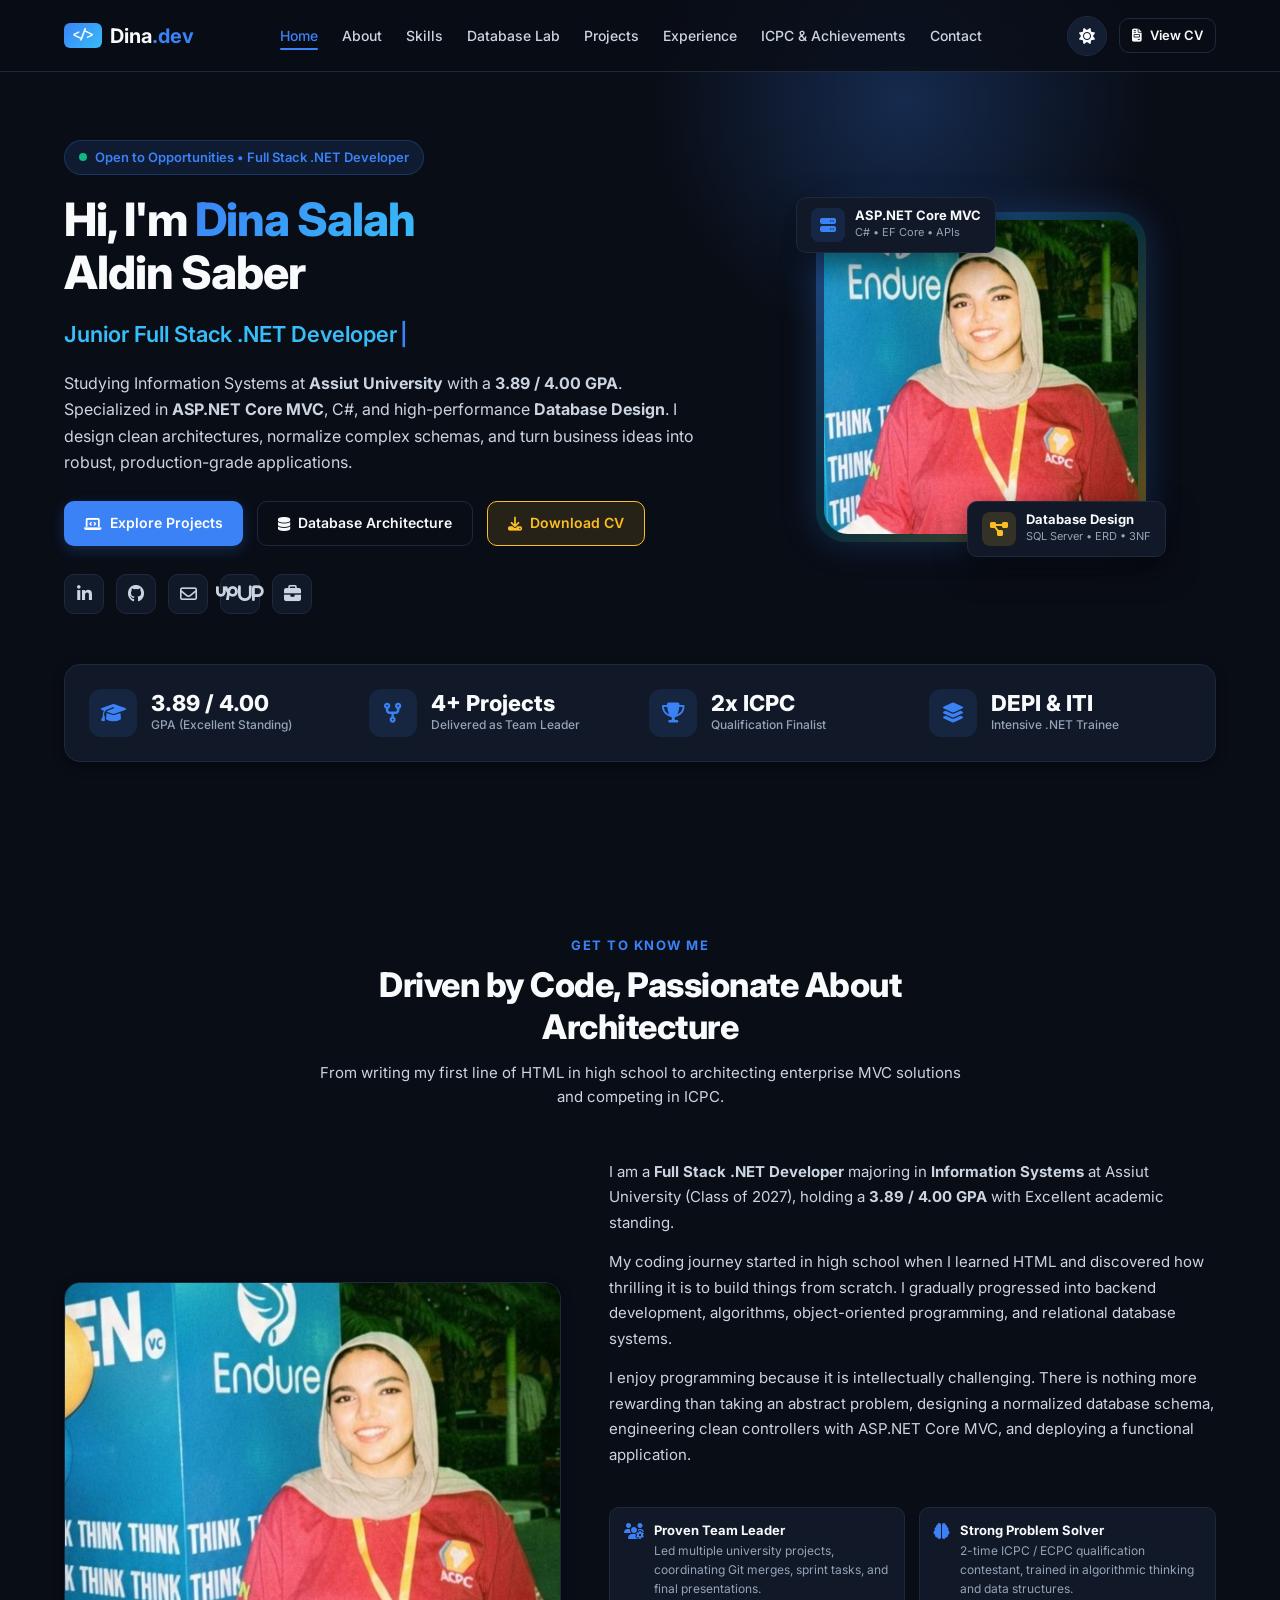
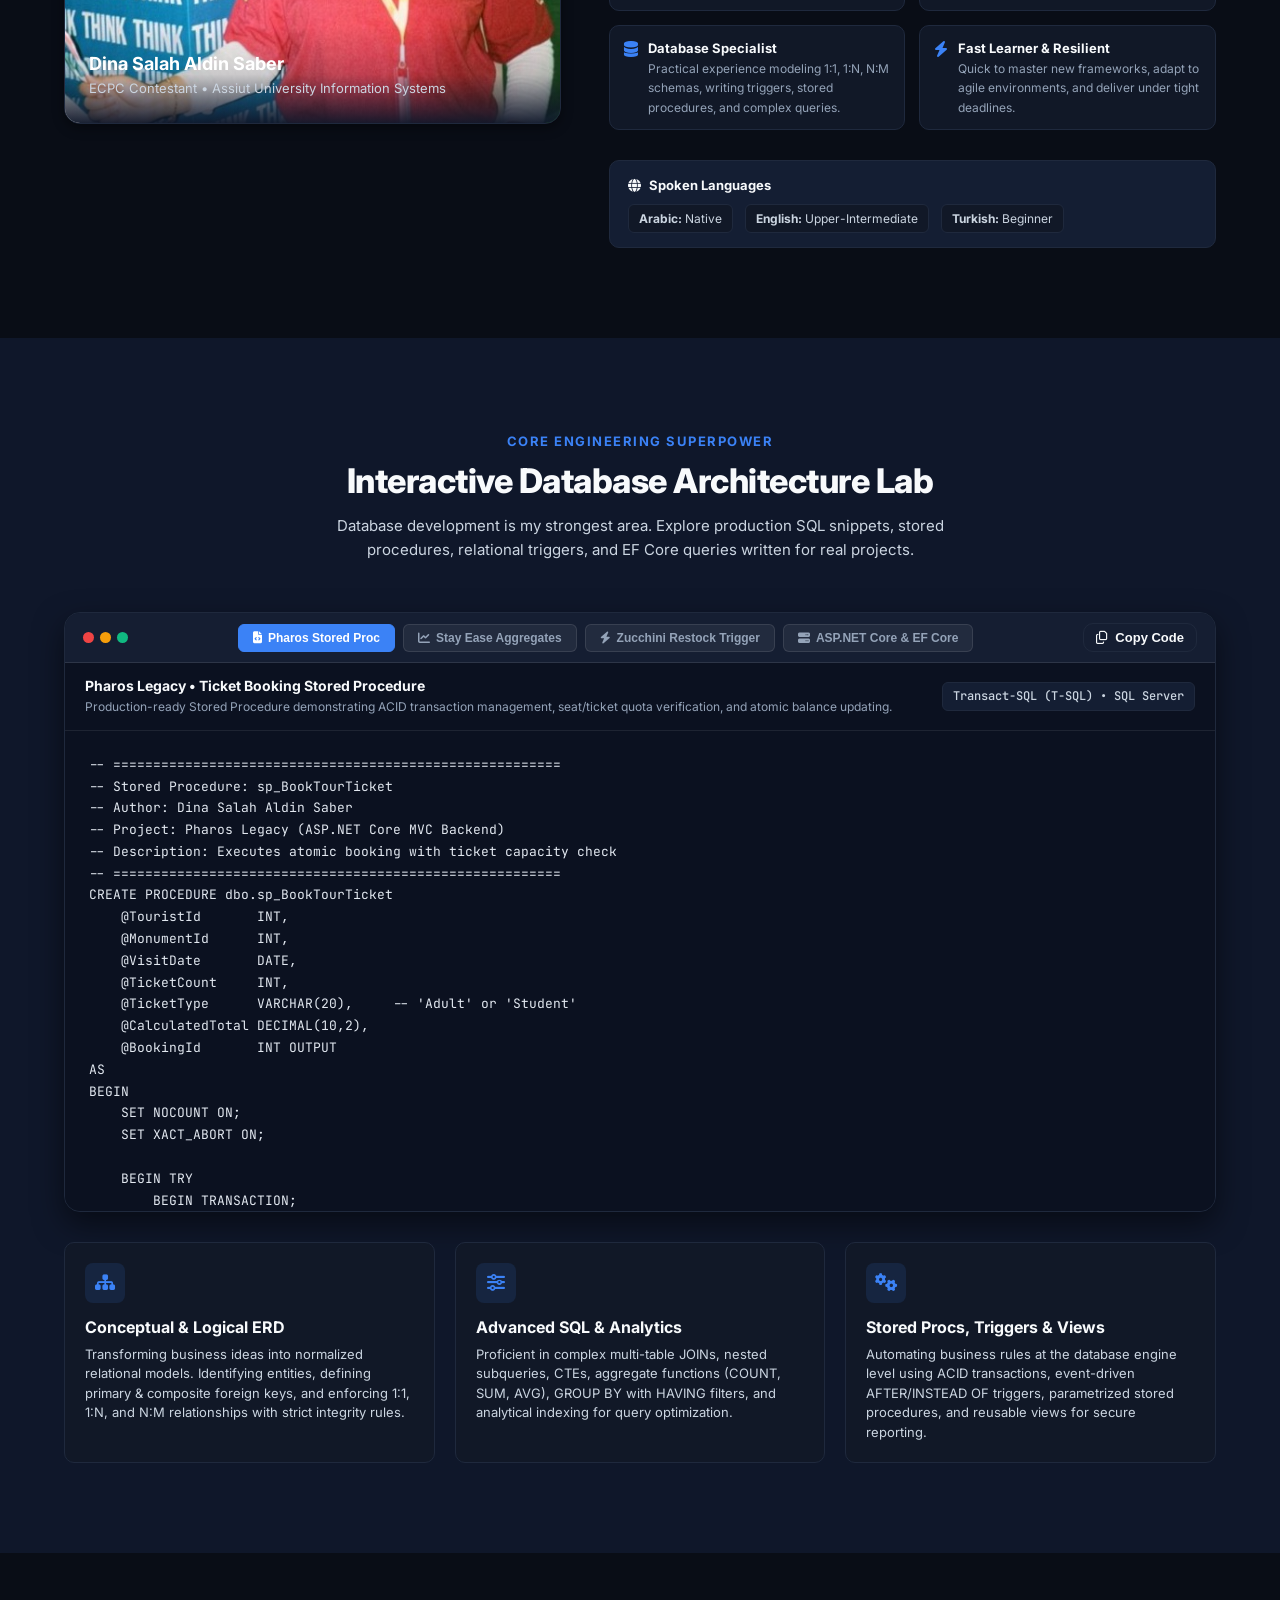
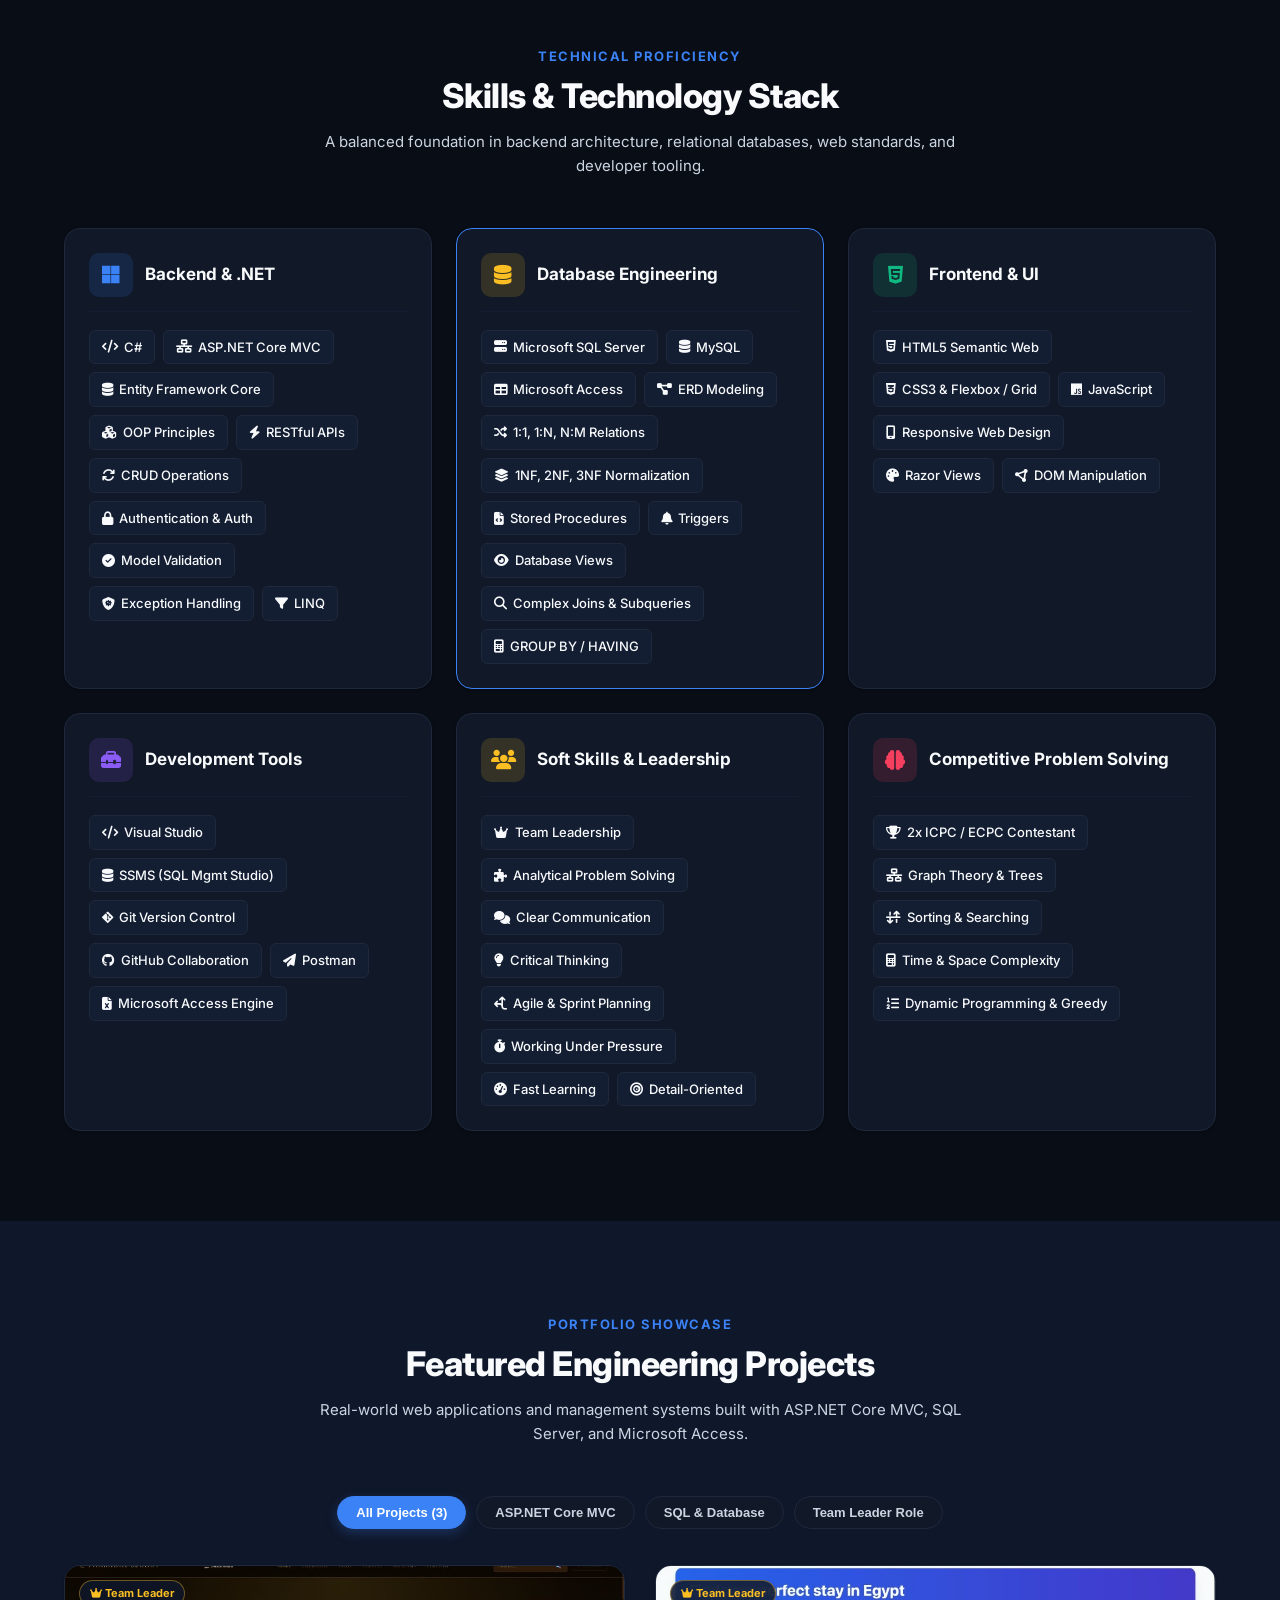
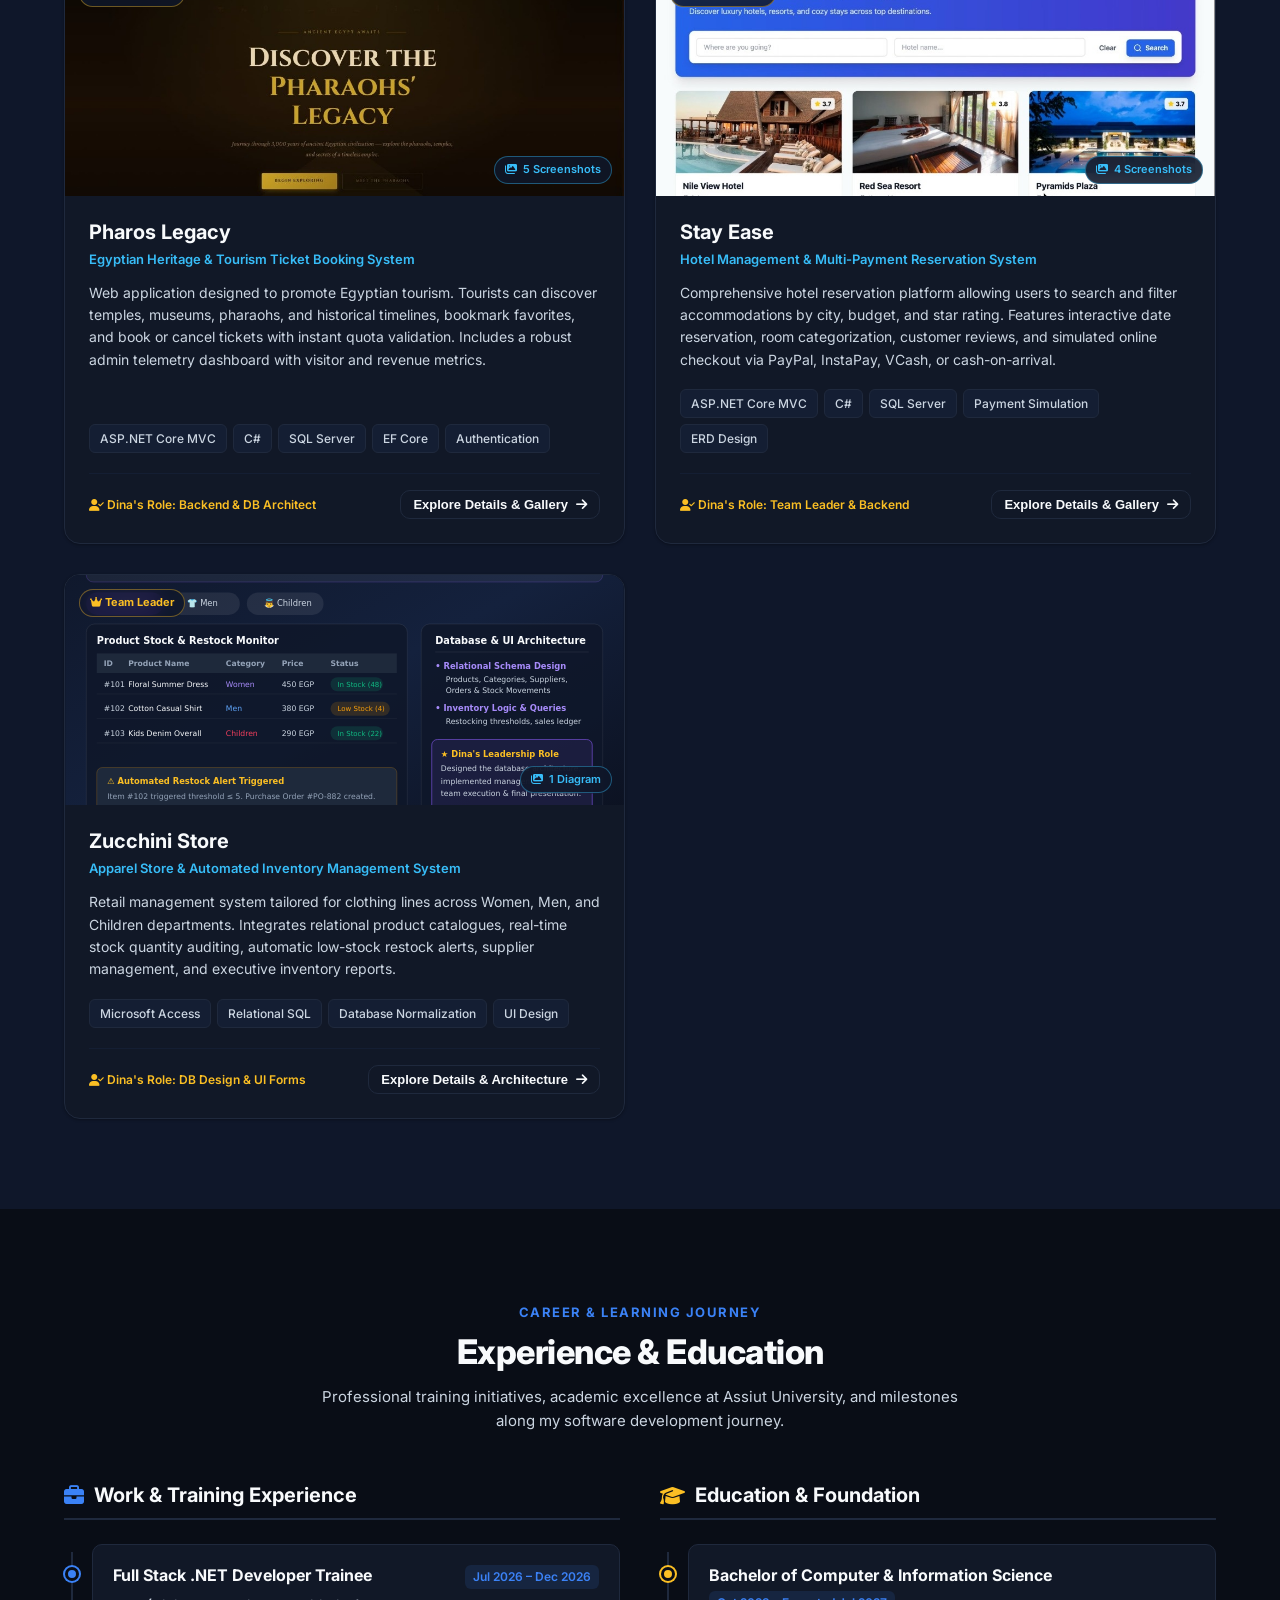
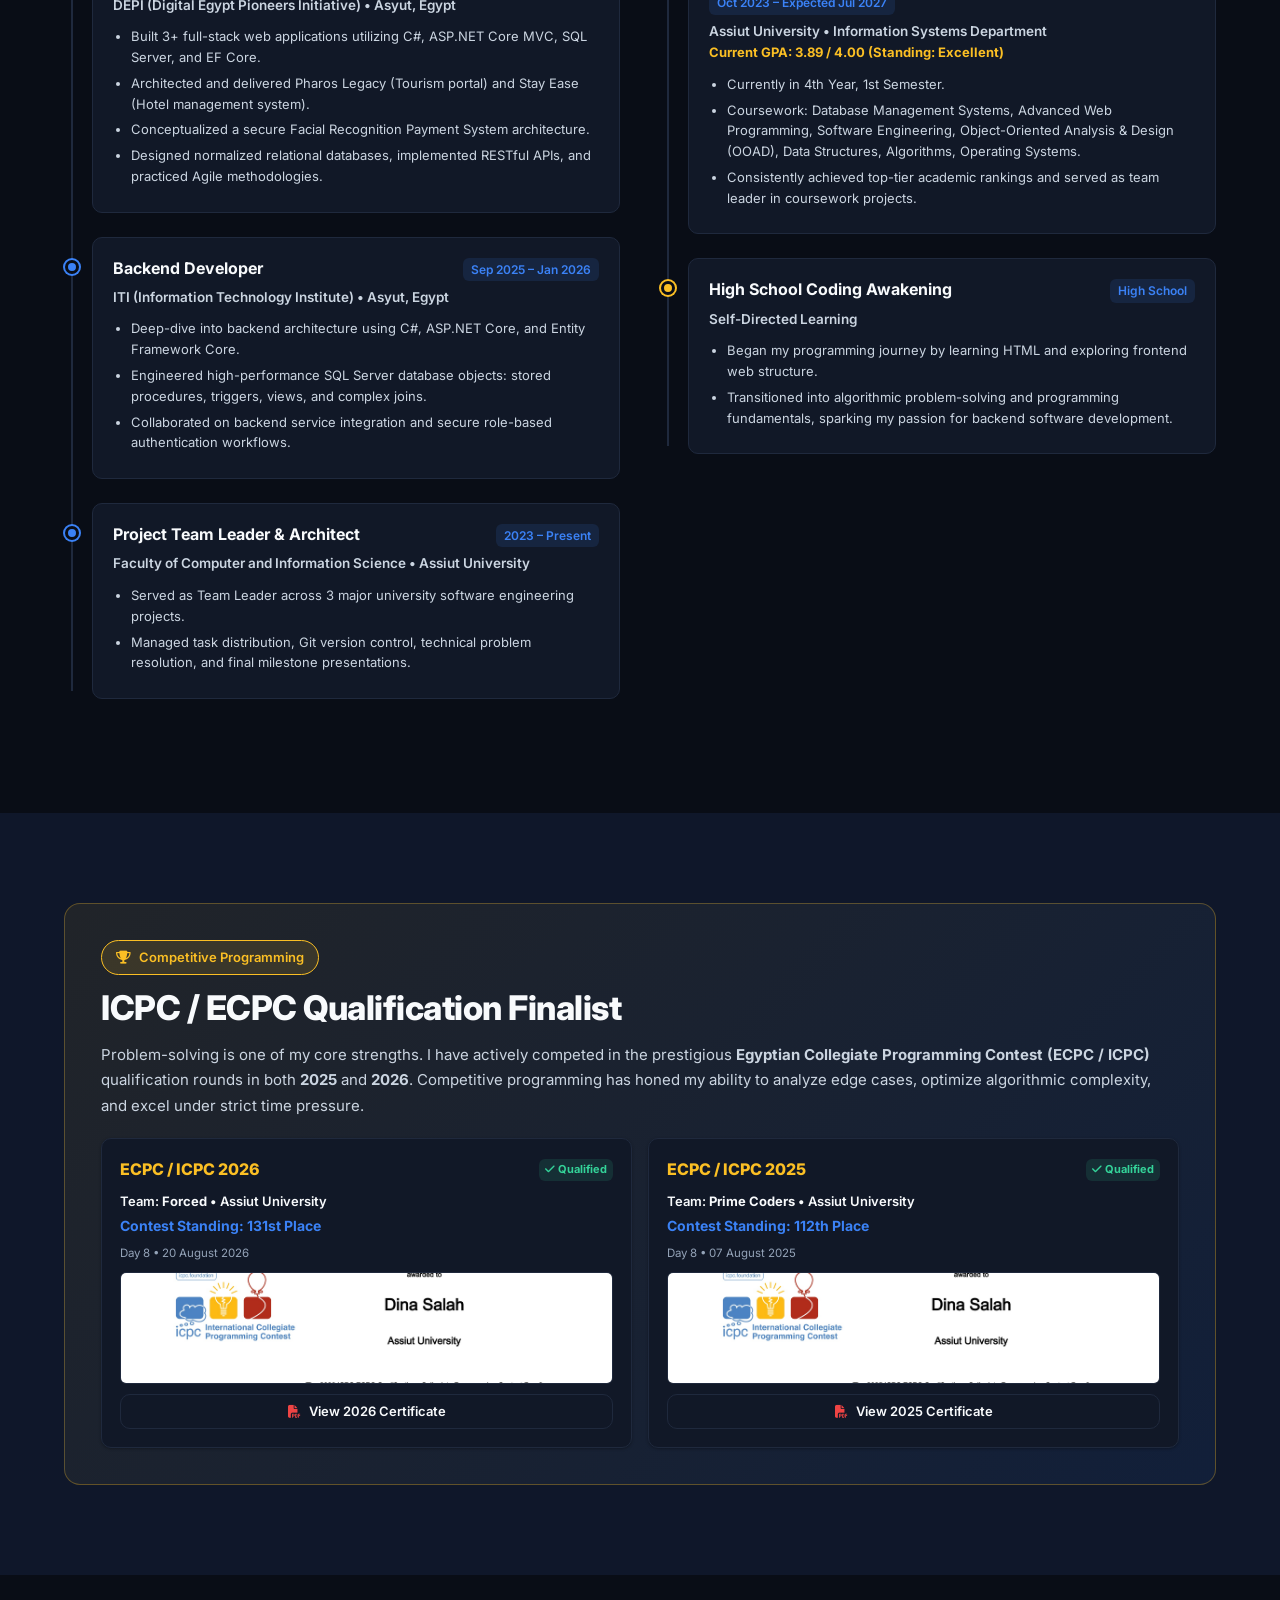
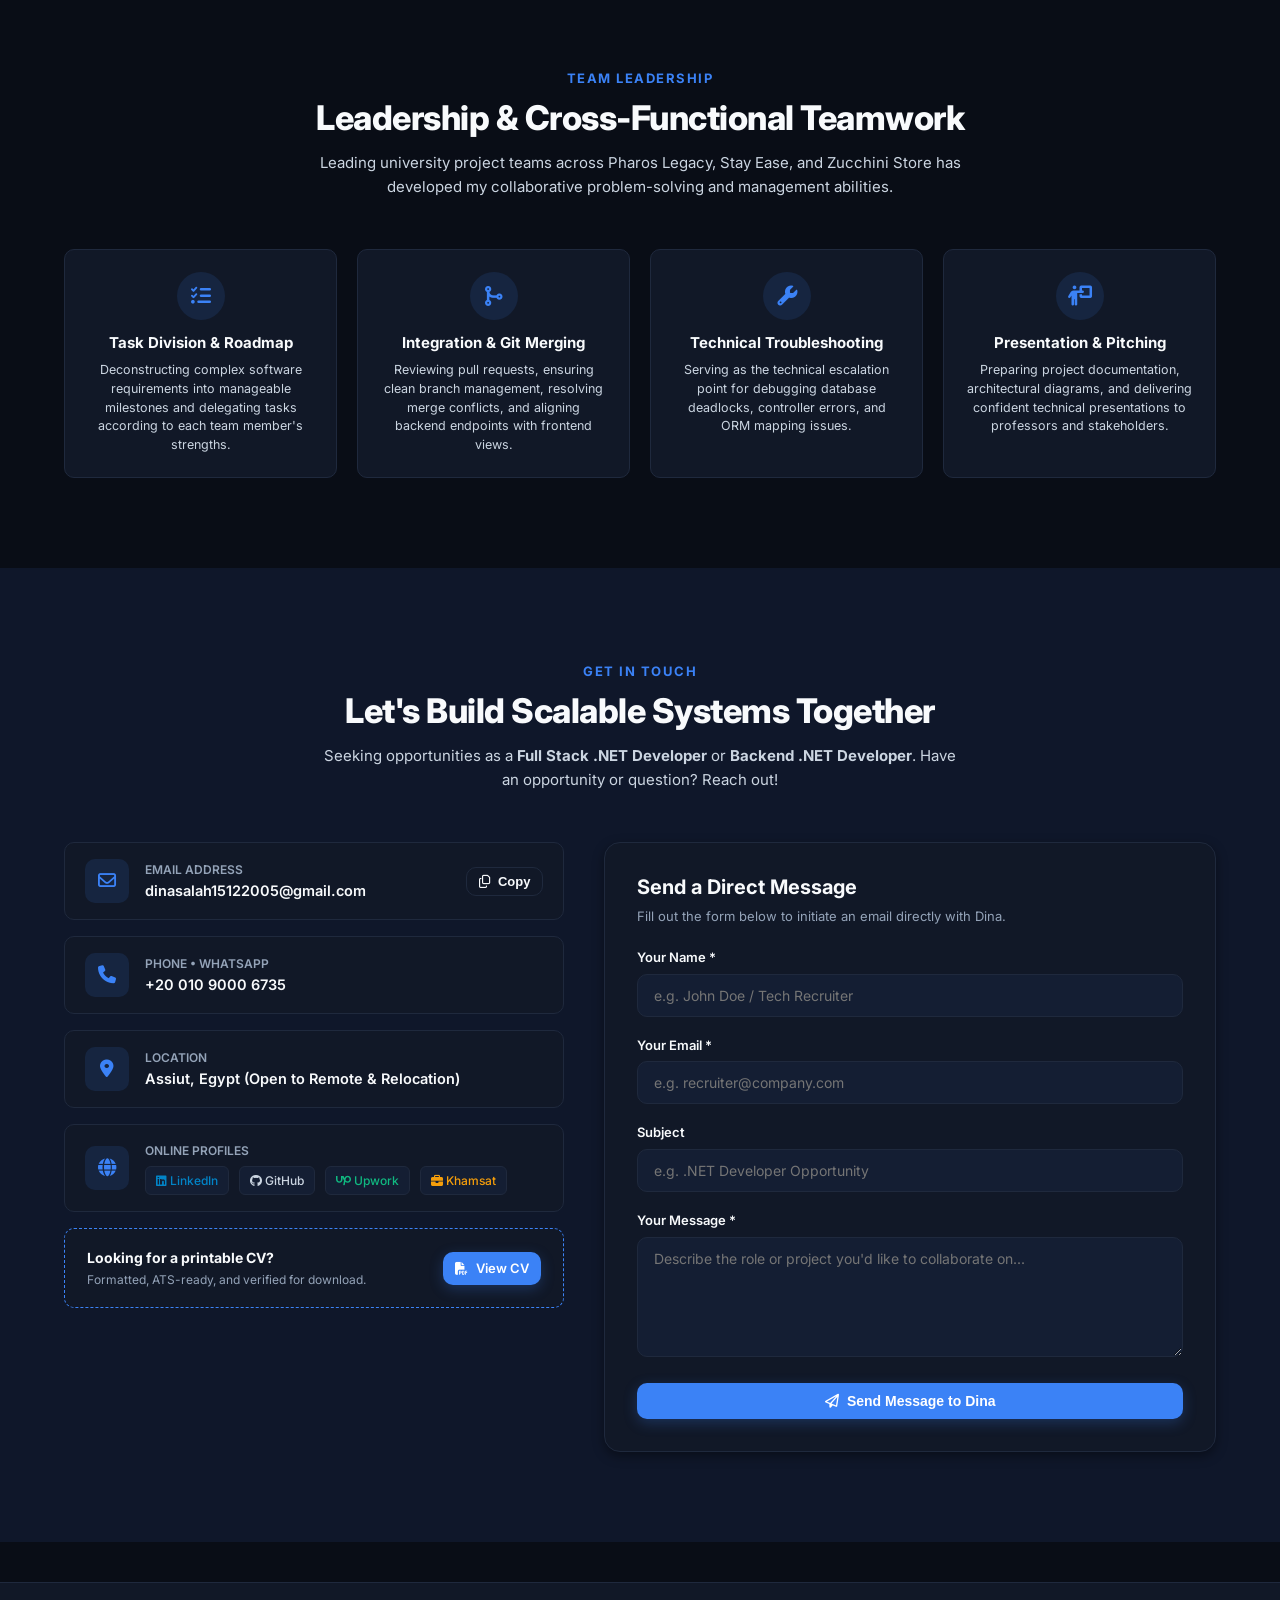
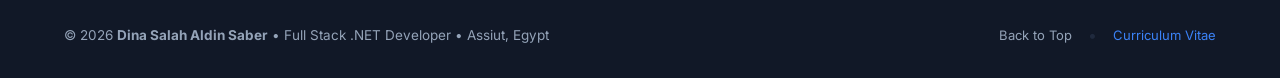
<file: index.html>
<!DOCTYPE html>
<html lang="en" data-theme="dark">
<head>
  <meta charset="UTF-8">
  <meta name="viewport" content="width=device-width, initial-scale=1.0">
  <meta name="description" content="Portfolio of Dina Salah Aldin Saber - Full Stack .NET Developer, Information Systems at Assiut University (GPA 3.89/4.00), Backend & Database Specialist, and 2x ICPC Contestant.">
  <meta name="keywords" content="Dina Salah Aldin Saber, Full Stack .NET Developer, ASP.NET Core MVC, C#, SQL Server, Database Design, ERD, ICPC, Assiut University">
  <meta name="author" content="Dina Salah Aldin Saber">
  <title>Dina Salah Aldin Saber | Full Stack .NET Developer &amp; Database Specialist</title>
  
  <!-- Favicon -->
  <link rel="icon" href="data:image/svg+xml,<svg xmlns=%22http://www.w3.org/2000/svg%22 viewBox=%220 0 100 100%22><text y=%22.9em%22 font-size=%2290%22>⚡</text></svg>">

  <!-- Google Fonts -->
  <link rel="preconnect" href="https://fonts.googleapis.com">
  <link rel="preconnect" href="https://fonts.gstatic.com" crossorigin>
  <link href="https://fonts.googleapis.com/css2?family=Inter:wght@300;400;500;600;700;800&family=JetBrains+Mono:wght@400;500;600;700&display=swap" rel="stylesheet">

  <!-- FontAwesome Icons -->
  <link rel="stylesheet" href="https://cdnjs.cloudflare.com/ajax/libs/font-awesome/6.4.0/css/all.min.css">

  <!-- Main Stylesheet -->
  <link rel="stylesheet" href="css/style.css">
</head>
<body>

  <!-- ========================================================
       Header & Navigation Bar
       ======================================================== -->
  <header class="navbar" id="navbar">
    <div class="container nav-container">
      <a href="#home" class="brand-logo" aria-label="Dina Salah Homepage">
        <span class="brand-badge">&lt;/&gt;</span>
        <span>Dina<span style="color: var(--primary);">.dev</span></span>
      </a>

      <!-- Navigation Links -->
      <nav>
        <ul class="nav-menu" id="nav-menu">
          <li><a href="#home" class="nav-link active">Home</a></li>
          <li><a href="#about" class="nav-link">About</a></li>
          <li><a href="#skills" class="nav-link">Skills</a></li>
          <li><a href="#database-lab" class="nav-link">Database Lab</a></li>
          <li><a href="#projects" class="nav-link">Projects</a></li>
          <li><a href="#experience" class="nav-link">Experience</a></li>
          <li><a href="#icpc" class="nav-link">ICPC &amp; Achievements</a></li>
          <li><a href="#contact" class="nav-link">Contact</a></li>
        </ul>
      </nav>

      <!-- Utility Actions (Theme toggle + Resume + Mobile burger) -->
      <div class="nav-actions">
        <button id="theme-toggle" class="theme-btn" title="Toggle Light/Dark Theme" aria-label="Toggle theme">
          <i class="fa-solid fa-sun" id="theme-icon"></i>
        </button>

        <a href="cv.html" target="_blank" class="btn btn-outline btn-sm">
          <i class="fa-solid fa-file-invoice"></i> View CV
        </a>

        <button class="mobile-toggle" id="mobile-toggle" aria-label="Open Navigation Menu" aria-expanded="false">
          <i class="fa-solid fa-bars"></i>
        </button>
      </div>
    </div>
  </header>

  <!-- ========================================================
       Hero Section
       ======================================================== -->
  <section class="hero" id="home">
    <div class="hero-glow-bg"></div>
    <div class="container">
      <div class="hero-grid">
        
        <!-- Left: Intro & Bio -->
        <div class="hero-content">
          <div>
            <span class="status-pill">
              <span class="pulse-dot"></span>
              Open to Opportunities • Full Stack .NET Developer
            </span>
          </div>

          <h1 class="hero-title">
            Hi, I'm <span class="highlight-text">Dina Salah</span><br>
            Aldin Saber
          </h1>

          <div class="typing-container">
            <span id="typing-text"></span><span class="cursor">|</span>
          </div>

          <p class="hero-bio">
            Studying Information Systems at <strong>Assiut University</strong> with a <strong>3.89 / 4.00 GPA</strong>. Specialized in <strong>ASP.NET Core MVC</strong>, C#, and high-performance <strong>Database Design</strong>. I design clean architectures, normalize complex schemas, and turn business ideas into robust, production-grade applications.
          </p>

          <div class="hero-ctas">
            <a href="#projects" class="btn btn-primary">
              <i class="fa-solid fa-laptop-code"></i> Explore Projects
            </a>
            <a href="#database-lab" class="btn btn-outline">
              <i class="fa-solid fa-database"></i> Database Architecture
            </a>
            <a href="cv.html" target="_blank" class="btn btn-accent">
              <i class="fa-solid fa-download"></i> Download CV
            </a>
          </div>

          <!-- Social Links -->
          <div class="social-links">
            <a href="https://linkedin.com/in/dina-salah-aldin" target="_blank" class="social-icon" title="LinkedIn Profile" aria-label="LinkedIn">
              <i class="fa-brands fa-linkedin-in"></i>
            </a>
            <a href="https://github.com/dinasalah15122005" target="_blank" class="social-icon" title="GitHub Profile" aria-label="GitHub">
              <i class="fa-brands fa-github"></i>
            </a>
            <a href="mailto:dinasalah15122005@gmail.com" class="social-icon" title="Send Email" aria-label="Email">
              <i class="fa-regular fa-envelope"></i>
            </a>
            <a href="https://www.upwork.com/freelancers/~01e3f9d423b314b81b" target="_blank" class="social-icon" title="Upwork Profile" aria-label="Upwork">
              <i class="fa-brands fa-upwork" style="font-weight: bold;">Up</i>
            </a>
            <a href="https://khamsat.com/user/dina_salah_aldin" target="_blank" class="social-icon" title="Khamsat Profile" aria-label="Khamsat">
              <i class="fa-solid fa-briefcase"></i>
            </a>
          </div>
        </div>

        <!-- Right: Avatar & Floating Badges -->
        <div class="hero-visual-card">
          <div class="avatar-wrapper">
            <img src="assets/images/dina-avatar.jpg" alt="Dina Salah Aldin Saber at ICPC / ACPC" class="avatar-img">
            
            <!-- Floating Badge Top Left -->
            <div class="floating-badge badge-top-left">
              <div class="badge-icon icon-blue">
                <i class="fa-solid fa-server"></i>
              </div>
              <div>
                <div class="badge-text-title">ASP.NET Core MVC</div>
                <div class="badge-text-sub">C# • EF Core • APIs</div>
              </div>
            </div>

            <!-- Floating Badge Bottom Right -->
            <div class="floating-badge badge-bottom-right">
              <div class="badge-icon icon-gold">
                <i class="fa-solid fa-diagram-project"></i>
              </div>
              <div>
                <div class="badge-text-title">Database Design</div>
                <div class="badge-text-sub">SQL Server • ERD • 3NF</div>
              </div>
            </div>
          </div>
        </div>

      </div>

      <!-- Quick Metrics Strip -->
      <div class="metrics-strip">
        <div class="metric-item">
          <div class="metric-icon-box">
            <i class="fa-solid fa-graduation-cap"></i>
          </div>
          <div>
            <div class="metric-val">3.89 / 4.00</div>
            <div class="metric-label">GPA (Excellent Standing)</div>
          </div>
        </div>

        <div class="metric-item">
          <div class="metric-icon-box">
            <i class="fa-solid fa-code-fork"></i>
          </div>
          <div>
            <div class="metric-val">4+ Projects</div>
            <div class="metric-label">Delivered as Team Leader</div>
          </div>
        </div>

        <div class="metric-item">
          <div class="metric-icon-box">
            <i class="fa-solid fa-trophy"></i>
          </div>
          <div>
            <div class="metric-val">2x ICPC</div>
            <div class="metric-label">Qualification Finalist</div>
          </div>
        </div>

        <div class="metric-item">
          <div class="metric-icon-box">
            <i class="fa-solid fa-layer-group"></i>
          </div>
          <div>
            <div class="metric-val">DEPI &amp; ITI</div>
            <div class="metric-label">Intensive .NET Trainee</div>
          </div>
        </div>
      </div>

    </div>
  </section>

  <!-- ========================================================
       About Me Section
       ======================================================== -->
  <section class="section" id="about">
    <div class="container">
      <div class="section-header">
        <span class="section-pretitle">Get To Know Me</span>
        <h2 class="section-title">Driven by Code, Passionate About Architecture</h2>
        <p class="section-desc">
          From writing my first line of HTML in high school to architecting enterprise MVC solutions and competing in ICPC.
        </p>
      </div>

      <div class="about-grid">
        <!-- Photo Card -->
        <div class="about-photo-card">
          <img src="assets/images/dina-portrait.jpg" alt="Dina Salah Aldin Saber at ACPC Egyptian Collegiate Programming Contest" class="about-photo">
          <div class="about-photo-overlay">
            <div class="overlay-title">Dina Salah Aldin Saber</div>
            <div class="overlay-subtitle">ECPC Contestant &bull; Assiut University Information Systems</div>
          </div>
        </div>

        <!-- Text Content -->
        <div class="about-text-content">
          <div class="about-paragraphs">
            <p>
              I am a <strong>Full Stack .NET Developer</strong> majoring in <strong>Information Systems</strong> at Assiut University (Class of 2027), holding a <strong>3.89 / 4.00 GPA</strong> with Excellent academic standing.
            </p>
            <p>
              My coding journey started in high school when I learned HTML and discovered how thrilling it is to build things from scratch. I gradually progressed into backend development, algorithms, object-oriented programming, and relational database systems.
            </p>
            <p>
              I enjoy programming because it is intellectually challenging. There is nothing more rewarding than taking an abstract problem, designing a normalized database schema, engineering clean controllers with ASP.NET Core MVC, and deploying a functional application.
            </p>
          </div>

          <!-- Feature Points -->
          <div class="about-features-grid">
            <div class="feature-point">
              <i class="fa-solid fa-users-gear"></i>
              <div>
                <div class="feature-point-title">Proven Team Leader</div>
                <div class="feature-point-desc">Led multiple university projects, coordinating Git merges, sprint tasks, and final presentations.</div>
              </div>
            </div>

            <div class="feature-point">
              <i class="fa-solid fa-brain"></i>
              <div>
                <div class="feature-point-title">Strong Problem Solver</div>
                <div class="feature-point-desc">2-time ICPC / ECPC qualification contestant, trained in algorithmic thinking and data structures.</div>
              </div>
            </div>

            <div class="feature-point">
              <i class="fa-solid fa-database"></i>
              <div>
                <div class="feature-point-title">Database Specialist</div>
                <div class="feature-point-desc">Practical experience modeling 1:1, 1:N, N:M schemas, writing triggers, stored procedures, and complex queries.</div>
              </div>
            </div>

            <div class="feature-point">
              <i class="fa-solid fa-bolt"></i>
              <div>
                <div class="feature-point-title">Fast Learner &amp; Resilient</div>
                <div class="feature-point-desc">Quick to master new frameworks, adapt to agile environments, and deliver under tight deadlines.</div>
              </div>
            </div>
          </div>

          <!-- Spoken Languages -->
          <div class="languages-box">
            <div class="languages-title">
              <i class="fa-solid fa-globe"></i> Spoken Languages
            </div>
            <div class="language-pills">
              <span class="lang-pill"><strong>Arabic:</strong> Native</span>
              <span class="lang-pill"><strong>English:</strong> Upper-Intermediate</span>
              <span class="lang-pill"><strong>Turkish:</strong> Beginner</span>
            </div>
          </div>

        </div>
      </div>
    </div>
  </section>

  <!-- ========================================================
       Specialty: Interactive Database Engineering Lab
       ======================================================== -->
  <section class="section" id="database-lab" style="background: var(--bg-secondary);">
    <div class="container">
      <div class="section-header">
        <span class="section-pretitle">Core Engineering Superpower</span>
        <h2 class="section-title">Interactive Database Architecture Lab</h2>
        <p class="section-desc">
          Database development is my strongest area. Explore production SQL snippets, stored procedures, relational triggers, and EF Core queries written for real projects.
        </p>
      </div>

      <!-- Database Lab Interactive Container -->
      <div class="database-lab">
        <!-- Top Toolbar -->
        <div class="lab-header-tabs">
          <div class="window-dots">
            <span class="dot dot-red"></span>
            <span class="dot dot-yellow"></span>
            <span class="dot dot-green"></span>
          </div>

          <!-- Tab Selector Buttons -->
          <div class="lab-tabs">
            <button class="db-tab-btn active" data-snippet="pharos">
              <i class="fa-solid fa-file-code"></i> Pharos Stored Proc
            </button>
            <button class="db-tab-btn" data-snippet="stayEase">
              <i class="fa-solid fa-chart-line"></i> Stay Ease Aggregates
            </button>
            <button class="db-tab-btn" data-snippet="zucchini">
              <i class="fa-solid fa-bolt"></i> Zucchini Restock Trigger
            </button>
            <button class="db-tab-btn" data-snippet="efcore">
              <i class="fa-solid fa-server"></i> ASP.NET Core &amp; EF Core
            </button>
          </div>

          <!-- Copy Button -->
          <button id="copy-db-code-btn" class="btn btn-outline btn-sm">
            <i class="fa-regular fa-copy"></i> Copy Code
          </button>
        </div>

        <!-- Meta Bar -->
        <div class="lab-meta-bar">
          <div class="lab-title-group">
            <h4 id="db-code-title">Pharos Legacy • Ticket Booking Stored Procedure</h4>
            <p id="db-code-desc">Production-ready Stored Procedure demonstrating ACID transaction management and quota checks.</p>
          </div>
          <div>
            <span class="tech-tag mono-font" id="db-code-tech">T-SQL • SQL Server</span>
          </div>
        </div>

        <!-- Code Window Display -->
        <div class="code-window-body">
          <pre><code class="code-display" id="db-code-display">-- Loading SQL snippet...</code></pre>
        </div>
      </div>

      <!-- 3 Key Database Pillars -->
      <div class="database-skills-summary">
        <div class="db-skill-card">
          <div class="db-skill-card-icon">
            <i class="fa-solid fa-sitemap"></i>
          </div>
          <h4>Conceptual &amp; Logical ERD</h4>
          <p>
            Transforming business ideas into normalized relational models. Identifying entities, defining primary &amp; composite foreign keys, and enforcing 1:1, 1:N, and N:M relationships with strict integrity rules.
          </p>
        </div>

        <div class="db-skill-card">
          <div class="db-skill-card-icon">
            <i class="fa-solid fa-sliders"></i>
          </div>
          <h4>Advanced SQL &amp; Analytics</h4>
          <p>
            Proficient in complex multi-table JOINs, nested subqueries, CTEs, aggregate functions (COUNT, SUM, AVG), GROUP BY with HAVING filters, and analytical indexing for query optimization.
          </p>
        </div>

        <div class="db-skill-card">
          <div class="db-skill-card-icon">
            <i class="fa-solid fa-gears"></i>
          </div>
          <h4>Stored Procs, Triggers &amp; Views</h4>
          <p>
            Automating business rules at the database engine level using ACID transactions, event-driven AFTER/INSTEAD OF triggers, parametrized stored procedures, and reusable views for secure reporting.
          </p>
        </div>
      </div>

    </div>
  </section>

  <!-- ========================================================
       Skills Matrix Section
       ======================================================== -->
  <section class="section" id="skills">
    <div class="container">
      <div class="section-header">
        <span class="section-pretitle">Technical Proficiency</span>
        <h2 class="section-title">Skills &amp; Technology Stack</h2>
        <p class="section-desc">
          A balanced foundation in backend architecture, relational databases, web standards, and developer tooling.
        </p>
      </div>

      <div class="skills-grid">
        <!-- 1. Backend & .NET -->
        <div class="skill-category-card">
          <div class="skill-cat-header">
            <div class="skill-cat-icon icon-blue">
              <i class="fa-brands fa-microsoft"></i>
            </div>
            <h3>Backend &amp; .NET</h3>
          </div>
          <div class="skill-items-list">
            <span class="skill-chip"><i class="fa-solid fa-code"></i> C#</span>
            <span class="skill-chip"><i class="fa-solid fa-network-wired"></i> ASP.NET Core MVC</span>
            <span class="skill-chip"><i class="fa-solid fa-database"></i> Entity Framework Core</span>
            <span class="skill-chip"><i class="fa-solid fa-cubes"></i> OOP Principles</span>
            <span class="skill-chip"><i class="fa-solid fa-bolt"></i> RESTful APIs</span>
            <span class="skill-chip"><i class="fa-solid fa-arrows-rotate"></i> CRUD Operations</span>
            <span class="skill-chip"><i class="fa-solid fa-lock"></i> Authentication &amp; Auth</span>
            <span class="skill-chip"><i class="fa-solid fa-circle-check"></i> Model Validation</span>
            <span class="skill-chip"><i class="fa-solid fa-shield-virus"></i> Exception Handling</span>
            <span class="skill-chip"><i class="fa-solid fa-filter"></i> LINQ</span>
          </div>
        </div>

        <!-- 2. Database Engineering (Specialty) -->
        <div class="skill-category-card" style="border-color: var(--primary);">
          <div class="skill-cat-header">
            <div class="skill-cat-icon icon-gold">
              <i class="fa-solid fa-database"></i>
            </div>
            <h3>Database Engineering</h3>
          </div>
          <div class="skill-items-list">
            <span class="skill-chip"><i class="fa-solid fa-server"></i> Microsoft SQL Server</span>
            <span class="skill-chip"><i class="fa-solid fa-database"></i> MySQL</span>
            <span class="skill-chip"><i class="fa-solid fa-table"></i> Microsoft Access</span>
            <span class="skill-chip"><i class="fa-solid fa-diagram-project"></i> ERD Modeling</span>
            <span class="skill-chip"><i class="fa-solid fa-shuffle"></i> 1:1, 1:N, N:M Relations</span>
            <span class="skill-chip"><i class="fa-solid fa-layer-group"></i> 1NF, 2NF, 3NF Normalization</span>
            <span class="skill-chip"><i class="fa-solid fa-file-code"></i> Stored Procedures</span>
            <span class="skill-chip"><i class="fa-solid fa-bell"></i> Triggers</span>
            <span class="skill-chip"><i class="fa-solid fa-eye"></i> Database Views</span>
            <span class="skill-chip"><i class="fa-solid fa-magnifying-glass"></i> Complex Joins &amp; Subqueries</span>
            <span class="skill-chip"><i class="fa-solid fa-calculator"></i> GROUP BY / HAVING</span>
          </div>
        </div>

        <!-- 3. Frontend & Web Standards -->
        <div class="skill-category-card">
          <div class="skill-cat-header">
            <div class="skill-cat-icon" style="background: rgba(16, 185, 129, 0.15); color: #10b981;">
              <i class="fa-brands fa-html5"></i>
            </div>
            <h3>Frontend &amp; UI</h3>
          </div>
          <div class="skill-items-list">
            <span class="skill-chip"><i class="fa-brands fa-html5"></i> HTML5 Semantic Web</span>
            <span class="skill-chip"><i class="fa-brands fa-css3-alt"></i> CSS3 &amp; Flexbox / Grid</span>
            <span class="skill-chip"><i class="fa-brands fa-js"></i> JavaScript</span>
            <span class="skill-chip"><i class="fa-solid fa-mobile-screen"></i> Responsive Web Design</span>
            <span class="skill-chip"><i class="fa-solid fa-palette"></i> Razor Views</span>
            <span class="skill-chip"><i class="fa-solid fa-circle-nodes"></i> DOM Manipulation</span>
          </div>
        </div>

        <!-- 4. Developer Tools & Environments -->
        <div class="skill-category-card">
          <div class="skill-cat-header">
            <div class="skill-cat-icon" style="background: rgba(139, 92, 246, 0.15); color: #8b5cf6;">
              <i class="fa-solid fa-toolbox"></i>
            </div>
            <h3>Development Tools</h3>
          </div>
          <div class="skill-items-list">
            <span class="skill-chip"><i class="fa-solid fa-code"></i> Visual Studio</span>
            <span class="skill-chip"><i class="fa-solid fa-database"></i> SSMS (SQL Mgmt Studio)</span>
            <span class="skill-chip"><i class="fa-brands fa-git-alt"></i> Git Version Control</span>
            <span class="skill-chip"><i class="fa-brands fa-github"></i> GitHub Collaboration</span>
            <span class="skill-chip"><i class="fa-solid fa-paper-plane"></i> Postman</span>
            <span class="skill-chip"><i class="fa-solid fa-file-excel"></i> Microsoft Access Engine</span>
          </div>
        </div>

        <!-- 5. Soft Skills & Leadership -->
        <div class="skill-category-card">
          <div class="skill-cat-header">
            <div class="skill-cat-icon icon-gold">
              <i class="fa-solid fa-users"></i>
            </div>
            <h3>Soft Skills &amp; Leadership</h3>
          </div>
          <div class="skill-items-list">
            <span class="skill-chip"><i class="fa-solid fa-crown"></i> Team Leadership</span>
            <span class="skill-chip"><i class="fa-solid fa-puzzle-piece"></i> Analytical Problem Solving</span>
            <span class="skill-chip"><i class="fa-solid fa-comments"></i> Clear Communication</span>
            <span class="skill-chip"><i class="fa-solid fa-lightbulb"></i> Critical Thinking</span>
            <span class="skill-chip"><i class="fa-solid fa-arrows-split-up-and-left"></i> Agile &amp; Sprint Planning</span>
            <span class="skill-chip"><i class="fa-solid fa-stopwatch"></i> Working Under Pressure</span>
            <span class="skill-chip"><i class="fa-solid fa-gauge-high"></i> Fast Learning</span>
            <span class="skill-chip"><i class="fa-solid fa-bullseye"></i> Detail-Oriented</span>
          </div>
        </div>

        <!-- 6. Problem Solving & Algorithms -->
        <div class="skill-category-card">
          <div class="skill-cat-header">
            <div class="skill-cat-icon" style="background: rgba(244, 63, 94, 0.15); color: #f43f5e;">
              <i class="fa-solid fa-brain"></i>
            </div>
            <h3>Competitive Problem Solving</h3>
          </div>
          <div class="skill-items-list">
            <span class="skill-chip"><i class="fa-solid fa-trophy"></i> 2x ICPC / ECPC Contestant</span>
            <span class="skill-chip"><i class="fa-solid fa-network-wired"></i> Graph Theory &amp; Trees</span>
            <span class="skill-chip"><i class="fa-solid fa-arrow-down-up-across-line"></i> Sorting &amp; Searching</span>
            <span class="skill-chip"><i class="fa-solid fa-calculator"></i> Time &amp; Space Complexity</span>
            <span class="skill-chip"><i class="fa-solid fa-list-ol"></i> Dynamic Programming &amp; Greedy</span>
          </div>
        </div>
      </div>

    </div>
  </section>

  <!-- ========================================================
       Featured Projects Section
       ======================================================== -->
  <section class="section" id="projects" style="background: var(--bg-secondary);">
    <div class="container">
      <div class="section-header">
        <span class="section-pretitle">Portfolio Showcase</span>
        <h2 class="section-title">Featured Engineering Projects</h2>
        <p class="section-desc">
          Real-world web applications and management systems built with ASP.NET Core MVC, SQL Server, and Microsoft Access.
        </p>
      </div>

      <!-- Filter Buttons -->
      <div class="projects-filters">
        <button class="project-filter-btn active" data-filter="all">All Projects (3)</button>
        <button class="project-filter-btn" data-filter="aspnet">ASP.NET Core MVC</button>
        <button class="project-filter-btn" data-filter="sql">SQL &amp; Database</button>
        <button class="project-filter-btn" data-filter="lead">Team Leader Role</button>
      </div>

      <!-- Projects Grid -->
      <div class="projects-grid">

        <!-- Project 1: Pharos Legacy -->
        <div class="project-card" data-category="aspnet sql lead">
          <div class="project-image-box">
            <img src="assets/images/pharos-hero.jpg" alt="Pharos Legacy Tourism Booking Platform" class="project-img">
            <span class="project-badge-overlay"><i class="fa-solid fa-crown"></i> Team Leader</span>
            <span class="gallery-count-badge"><i class="fa-solid fa-images"></i> 5 Screenshots</span>
          </div>
          <div class="project-info">
            <h3 class="project-title">Pharos Legacy</h3>
            <div class="project-subtitle">Egyptian Heritage &amp; Tourism Ticket Booking System</div>
            <p class="project-desc">
              Web application designed to promote Egyptian tourism. Tourists can discover temples, museums, pharaohs, and historical timelines, bookmark favorites, and book or cancel tickets with instant quota validation. Includes a robust admin telemetry dashboard with visitor and revenue metrics.
            </p>
            <div class="project-tags">
              <span class="tech-tag">ASP.NET Core MVC</span>
              <span class="tech-tag">C#</span>
              <span class="tech-tag">SQL Server</span>
              <span class="tech-tag">EF Core</span>
              <span class="tech-tag">Authentication</span>
            </div>
            <div class="project-card-footer">
              <span class="role-summary"><i class="fa-solid fa-user-check"></i> Dina's Role: Backend &amp; DB Architect</span>
              <button class="btn btn-outline btn-sm view-project-btn" data-project-id="pharos-legacy">
                Explore Details &amp; Gallery <i class="fa-solid fa-arrow-right"></i>
              </button>
            </div>
          </div>
        </div>

        <!-- Project 2: Stay Ease -->
        <div class="project-card" data-category="aspnet sql lead">
          <div class="project-image-box">
            <img src="assets/images/stay-ease-hero.jpg" alt="Stay Ease Hotel Management System" class="project-img">
            <span class="project-badge-overlay"><i class="fa-solid fa-crown"></i> Team Leader</span>
            <span class="gallery-count-badge"><i class="fa-solid fa-images"></i> 4 Screenshots</span>
          </div>
          <div class="project-info">
            <h3 class="project-title">Stay Ease</h3>
            <div class="project-subtitle">Hotel Management &amp; Multi-Payment Reservation System</div>
            <p class="project-desc">
              Comprehensive hotel reservation platform allowing users to search and filter accommodations by city, budget, and star rating. Features interactive date reservation, room categorization, customer reviews, and simulated online checkout via PayPal, InstaPay, VCash, or cash-on-arrival.
            </p>
            <div class="project-tags">
              <span class="tech-tag">ASP.NET Core MVC</span>
              <span class="tech-tag">C#</span>
              <span class="tech-tag">SQL Server</span>
              <span class="tech-tag">Payment Simulation</span>
              <span class="tech-tag">ERD Design</span>
            </div>
            <div class="project-card-footer">
              <span class="role-summary"><i class="fa-solid fa-user-check"></i> Dina's Role: Team Leader &amp; Backend</span>
              <button class="btn btn-outline btn-sm view-project-btn" data-project-id="stay-ease">
                Explore Details &amp; Gallery <i class="fa-solid fa-arrow-right"></i>
              </button>
            </div>
          </div>
        </div>

        <!-- Project 3: Zucchini Store -->
        <div class="project-card" data-category="sql lead">
          <div class="project-image-box">
            <img src="assets/images/zucchini-store.svg" alt="Zucchini Store Management System" class="project-img">
            <span class="project-badge-overlay"><i class="fa-solid fa-crown"></i> Team Leader</span>
            <span class="gallery-count-badge"><i class="fa-solid fa-images"></i> 1 Diagram</span>
          </div>
          <div class="project-info">
            <h3 class="project-title">Zucchini Store</h3>
            <div class="project-subtitle">Apparel Store &amp; Automated Inventory Management System</div>
            <p class="project-desc">
              Retail management system tailored for clothing lines across Women, Men, and Children departments. Integrates relational product catalogues, real-time stock quantity auditing, automatic low-stock restock alerts, supplier management, and executive inventory reports.
            </p>
            <div class="project-tags">
              <span class="tech-tag">Microsoft Access</span>
              <span class="tech-tag">Relational SQL</span>
              <span class="tech-tag">Database Normalization</span>
              <span class="tech-tag">UI Design</span>
            </div>
            <div class="project-card-footer">
              <span class="role-summary"><i class="fa-solid fa-user-check"></i> Dina's Role: DB Design &amp; UI Forms</span>
              <button class="btn btn-outline btn-sm view-project-btn" data-project-id="zucchini-store">
                Explore Details &amp; Architecture <i class="fa-solid fa-arrow-right"></i>
              </button>
            </div>
          </div>
        </div>

      </div>
    </div>
  </section>

  <!-- ========================================================
       Experience & Education Timeline Section
       ======================================================== -->
  <section class="section" id="experience">
    <div class="container">
      <div class="section-header">
        <span class="section-pretitle">Career &amp; Learning Journey</span>
        <h2 class="section-title">Experience &amp; Education</h2>
        <p class="section-desc">
          Professional training initiatives, academic excellence at Assiut University, and milestones along my software development journey.
        </p>
      </div>

      <div class="timeline-section-grid">
        <!-- Column 1: Work & Training Experience -->
        <div>
          <h3 class="timeline-column-title">
            <i class="fa-solid fa-briefcase" style="color: var(--primary);"></i> Work &amp; Training Experience
          </h3>
          <div class="timeline">
            
            <!-- Item 1: DEPI -->
            <div class="timeline-card">
              <span class="timeline-dot"></span>
              <div class="timeline-card-header">
                <h4 class="timeline-card-title">Full Stack .NET Developer Trainee</h4>
                <span class="timeline-card-date">Jul 2026 – Dec 2026</span>
              </div>
              <div class="timeline-card-org">DEPI (Digital Egypt Pioneers Initiative) &bull; Asyut, Egypt</div>
              <ul class="timeline-card-bullets">
                <li>Built 3+ full-stack web applications utilizing C#, ASP.NET Core MVC, SQL Server, and EF Core.</li>
                <li>Architected and delivered Pharos Legacy (Tourism portal) and Stay Ease (Hotel management system).</li>
                <li>Conceptualized a secure Facial Recognition Payment System architecture.</li>
                <li>Designed normalized relational databases, implemented RESTful APIs, and practiced Agile methodologies.</li>
              </ul>
            </div>

            <!-- Item 2: ITI -->
            <div class="timeline-card">
              <span class="timeline-dot"></span>
              <div class="timeline-card-header">
                <h4 class="timeline-card-title">Backend Developer</h4>
                <span class="timeline-card-date">Sep 2025 – Jan 2026</span>
              </div>
              <div class="timeline-card-org">ITI (Information Technology Institute) &bull; Asyut, Egypt</div>
              <ul class="timeline-card-bullets">
                <li>Deep-dive into backend architecture using C#, ASP.NET Core, and Entity Framework Core.</li>
                <li>Engineered high-performance SQL Server database objects: stored procedures, triggers, views, and complex joins.</li>
                <li>Collaborated on backend service integration and secure role-based authentication workflows.</li>
              </ul>
            </div>

            <!-- Item 3: University Projects & Team Leadership -->
            <div class="timeline-card">
              <span class="timeline-dot"></span>
              <div class="timeline-card-header">
                <h4 class="timeline-card-title">Project Team Leader &amp; Architect</h4>
                <span class="timeline-card-date">2023 – Present</span>
              </div>
              <div class="timeline-card-org">Faculty of Computer and Information Science &bull; Assiut University</div>
              <ul class="timeline-card-bullets">
                <li>Served as Team Leader across 3 major university software engineering projects.</li>
                <li>Managed task distribution, Git version control, technical problem resolution, and final milestone presentations.</li>
              </ul>
            </div>

          </div>
        </div>

        <!-- Column 2: Education & Origins -->
        <div>
          <h3 class="timeline-column-title">
            <i class="fa-solid fa-graduation-cap" style="color: var(--accent-gold);"></i> Education &amp; Foundation
          </h3>
          <div class="timeline">
            
            <!-- Item 1: Assiut University -->
            <div class="timeline-card">
              <span class="timeline-dot" style="background: var(--accent-gold); box-shadow: 0 0 0 2px var(--accent-gold);"></span>
              <div class="timeline-card-header">
                <h4 class="timeline-card-title">Bachelor of Computer &amp; Information Science</h4>
                <span class="timeline-card-date">Oct 2023 – Expected Jul 2027</span>
              </div>
              <div class="timeline-card-org">
                Assiut University &bull; Information Systems Department<br>
                <strong style="color: var(--accent-gold); font-size: 13px;">Current GPA: 3.89 / 4.00 (Standing: Excellent)</strong>
              </div>
              <ul class="timeline-card-bullets">
                <li>Currently in 4th Year, 1st Semester.</li>
                <li>Coursework: Database Management Systems, Advanced Web Programming, Software Engineering, Object-Oriented Analysis &amp; Design (OOAD), Data Structures, Algorithms, Operating Systems.</li>
                <li>Consistently achieved top-tier academic rankings and served as team leader in coursework projects.</li>
              </ul>
            </div>

            <!-- Item 2: Self-Taught Programming Journey -->
            <div class="timeline-card">
              <span class="timeline-dot" style="background: var(--accent-gold); box-shadow: 0 0 0 2px var(--accent-gold);"></span>
              <div class="timeline-card-header">
                <h4 class="timeline-card-title">High School Coding Awakening</h4>
                <span class="timeline-card-date">High School</span>
              </div>
              <div class="timeline-card-org">Self-Directed Learning</div>
              <ul class="timeline-card-bullets">
                <li>Began my programming journey by learning HTML and exploring frontend web structure.</li>
                <li>Transitioned into algorithmic problem-solving and programming fundamentals, sparking my passion for backend software development.</li>
              </ul>
            </div>

          </div>
        </div>
      </div>

    </div>
  </section>

  <!-- ========================================================
       Competitive Programming & ICPC Section
       ======================================================== -->
  <section class="section" id="icpc" style="background: var(--bg-secondary);">
    <div class="container">
      <div class="icpc-showcase-box">
        <div class="icpc-grid">
          <div>
            <span class="status-pill" style="background: var(--accent-gold-bg); color: var(--accent-gold); border-color: var(--accent-gold);">
              <i class="fa-solid fa-trophy"></i> Competitive Programming
            </span>
            <h2 class="section-title" style="margin-top: 12px;">ICPC / ECPC Qualification Finalist</h2>
            <p style="font-size: 15px; color: var(--text-secondary); line-height: 1.7; margin-bottom: 18px;">
              Problem-solving is one of my core strengths. I have actively competed in the prestigious <strong>Egyptian Collegiate Programming Contest (ECPC / ICPC)</strong> qualification rounds in both <strong>2025</strong> and <strong>2026</strong>. Competitive programming has honed my ability to analyze edge cases, optimize algorithmic complexity, and excel under strict time pressure.
            </p>

            <div class="icpc-cards-wrapper">
              <!-- 2026 Contest Card -->
              <div class="icpc-badge-card">
                <div class="icpc-badge-header">
                  <span class="icpc-year">ECPC / ICPC 2026</span>
                  <span class="icpc-status"><i class="fa-solid fa-check"></i> Qualified</span>
                </div>
                <div class="icpc-team">Team: <strong>Forced</strong> &bull; Assiut University</div>
                <div class="icpc-rank">Contest Standing: <strong>131st Place</strong></div>
                <div style="font-size: 11.5px; color: var(--text-muted); margin: 6px 0 10px;">Day 8 &bull; 20 August 2026</div>
                <div class="cert-thumb-box" style="margin-bottom: 10px; border-radius: 6px; overflow: hidden; border: 1px solid var(--border-color);">
                  <a href="assets/docs/icpc-2026-certificate.pdf" target="_blank" title="View Official 2026 Certificate">
                    <img src="assets/images/icpc-2026-certificate.jpg" alt="ICPC ECPC 2026 Certificate of Achievement - Dina Salah" style="width: 100%; height: 110px; object-fit: cover; display: block; transition: transform 0.3s ease;">
                  </a>
                </div>
                <a href="assets/docs/icpc-2026-certificate.pdf" target="_blank" class="btn btn-outline btn-sm" style="width: 100%;">
                  <i class="fa-solid fa-file-pdf" style="color: #ef4444;"></i> View 2026 Certificate
                </a>
              </div>

              <!-- 2025 Contest Card -->
              <div class="icpc-badge-card">
                <div class="icpc-badge-header">
                  <span class="icpc-year">ECPC / ICPC 2025</span>
                  <span class="icpc-status"><i class="fa-solid fa-check"></i> Qualified</span>
                </div>
                <div class="icpc-team">Team: <strong>Prime Coders</strong> &bull; Assiut University</div>
                <div class="icpc-rank">Contest Standing: <strong>112th Place</strong></div>
                <div style="font-size: 11.5px; color: var(--text-muted); margin: 6px 0 10px;">Day 8 &bull; 07 August 2025</div>
                <div class="cert-thumb-box" style="margin-bottom: 10px; border-radius: 6px; overflow: hidden; border: 1px solid var(--border-color);">
                  <a href="assets/docs/icpc-2025-certificate.pdf" target="_blank" title="View Official 2025 Certificate">
                    <img src="assets/images/icpc-2025-certificate.jpg" alt="ICPC ECPC 2025 Certificate of Achievement - Dina Salah" style="width: 100%; height: 110px; object-fit: cover; display: block; transition: transform 0.3s ease;">
                  </a>
                </div>
                <a href="assets/docs/icpc-2025-certificate.pdf" target="_blank" class="btn btn-outline btn-sm" style="width: 100%;">
                  <i class="fa-solid fa-file-pdf" style="color: #ef4444;"></i> View 2025 Certificate
                </a>
              </div>
        </div>
      </div>
    </div>
  </section>

  <!-- ========================================================
       Leadership & Collaboration Spotlight
       ======================================================== -->
  <section class="section" id="leadership">
    <div class="container">
      <div class="section-header">
        <span class="section-pretitle">Team Leadership</span>
        <h2 class="section-title">Leadership &amp; Cross-Functional Teamwork</h2>
        <p class="section-desc">
          Leading university project teams across Pharos Legacy, Stay Ease, and Zucchini Store has developed my collaborative problem-solving and management abilities.
        </p>
      </div>

      <div class="leadership-grid">
        <div class="lead-card">
          <div class="lead-icon">
            <i class="fa-solid fa-list-check"></i>
          </div>
          <h4>Task Division &amp; Roadmap</h4>
          <p>Deconstructing complex software requirements into manageable milestones and delegating tasks according to each team member's strengths.</p>
        </div>

        <div class="lead-card">
          <div class="lead-icon">
            <i class="fa-solid fa-code-merge"></i>
          </div>
          <h4>Integration &amp; Git Merging</h4>
          <p>Reviewing pull requests, ensuring clean branch management, resolving merge conflicts, and aligning backend endpoints with frontend views.</p>
        </div>

        <div class="lead-card">
          <div class="lead-icon">
            <i class="fa-solid fa-wrench"></i>
          </div>
          <h4>Technical Troubleshooting</h4>
          <p>Serving as the technical escalation point for debugging database deadlocks, controller errors, and ORM mapping issues.</p>
        </div>

        <div class="lead-card">
          <div class="lead-icon">
            <i class="fa-solid fa-person-chalkboard"></i>
          </div>
          <h4>Presentation &amp; Pitching</h4>
          <p>Preparing project documentation, architectural diagrams, and delivering confident technical presentations to professors and stakeholders.</p>
        </div>
      </div>
    </div>
  </section>

  <!-- ========================================================
       Contact & Hire Me Section
       ======================================================== -->
  <section class="section" id="contact" style="background: var(--bg-secondary);">
    <div class="container">
      <div class="section-header">
        <span class="section-pretitle">Get In Touch</span>
        <h2 class="section-title">Let's Build Scalable Systems Together</h2>
        <p class="section-desc">
          Seeking opportunities as a <strong>Full Stack .NET Developer</strong> or <strong>Backend .NET Developer</strong>. Have an opportunity or question? Reach out!
        </p>
      </div>

      <div class="contact-grid">
        <!-- Contact Information Cards -->
        <div class="contact-info-cards">
          
          <!-- Email Card -->
          <div class="contact-card">
            <div class="contact-card-icon">
              <i class="fa-regular fa-envelope"></i>
            </div>
            <div style="flex-grow: 1;">
              <div class="contact-card-title">Email Address</div>
              <div class="contact-card-val">
                <a href="mailto:dinasalah15122005@gmail.com">dinasalah15122005@gmail.com</a>
              </div>
            </div>
            <button class="btn btn-outline btn-sm copy-email-btn" data-email="dinasalah15122005@gmail.com" title="Copy Email">
              <i class="fa-regular fa-copy"></i> Copy
            </button>
          </div>

          <!-- Phone Card -->
          <div class="contact-card">
            <div class="contact-card-icon">
              <i class="fa-solid fa-phone"></i>
            </div>
            <div>
              <div class="contact-card-title">Phone &bull; WhatsApp</div>
              <div class="contact-card-val">
                <a href="tel:01090006735">+20 010 9000 6735</a>
              </div>
            </div>
          </div>

          <!-- Location Card -->
          <div class="contact-card">
            <div class="contact-card-icon">
              <i class="fa-solid fa-location-dot"></i>
            </div>
            <div>
              <div class="contact-card-title">Location</div>
              <div class="contact-card-val">Assiut, Egypt (Open to Remote &amp; Relocation)</div>
            </div>
          </div>

          <!-- Professional Profiles Card -->
          <div class="contact-card">
            <div class="contact-card-icon">
              <i class="fa-solid fa-globe"></i>
            </div>
            <div style="flex-grow: 1;">
              <div class="contact-card-title">Online Profiles</div>
              <div style="display: flex; gap: 10px; margin-top: 6px; flex-wrap: wrap;">
                <a href="https://linkedin.com/in/dina-salah-aldin" target="_blank" class="tech-tag" style="color: #0284c7;">
                  <i class="fa-brands fa-linkedin"></i> LinkedIn
                </a>
                <a href="https://github.com/dinasalah15122005" target="_blank" class="tech-tag">
                  <i class="fa-brands fa-github"></i> GitHub
                </a>
                <a href="https://www.upwork.com/freelancers/~01e3f9d423b314b81b" target="_blank" class="tech-tag" style="color: #10b981;">
                  <i class="fa-brands fa-upwork"></i> Upwork
                </a>
                <a href="https://khamsat.com/user/dina_salah_aldin" target="_blank" class="tech-tag" style="color: #f59e0b;">
                  <i class="fa-solid fa-briefcase"></i> Khamsat
                </a>
              </div>
            </div>
          </div>

          <!-- CV Download Banner -->
          <div style="background: var(--bg-card); border: 1px dashed var(--primary); padding: 18px 22px; border-radius: var(--radius-md); display: flex; align-items: center; justify-content: space-between;">
            <div>
              <div style="font-size: 14px; font-weight: 700; color: var(--text-main);">Looking for a printable CV?</div>
              <div style="font-size: 12px; color: var(--text-muted);">Formatted, ATS-ready, and verified for download.</div>
            </div>
            <a href="cv.html" target="_blank" class="btn btn-primary btn-sm">
              <i class="fa-solid fa-file-pdf"></i> View CV
            </a>
          </div>

        </div>

        <!-- Interactive Direct Message Form -->
        <div class="contact-form-box">
          <h3 style="font-size: 20px; margin-bottom: 6px;">Send a Direct Message</h3>
          <p style="font-size: 13px; color: var(--text-muted); margin-bottom: 20px;">
            Fill out the form below to initiate an email directly with Dina.
          </p>

          <form id="contact-form">
            <div class="form-group">
              <label for="contact-name" class="form-label">Your Name *</label>
              <input type="text" id="contact-name" class="form-input" placeholder="e.g. John Doe / Tech Recruiter" required>
            </div>

            <div class="form-group">
              <label for="contact-email" class="form-label">Your Email *</label>
              <input type="email" id="contact-email" class="form-input" placeholder="e.g. recruiter@company.com" required>
            </div>

            <div class="form-group">
              <label for="contact-subject" class="form-label">Subject</label>
              <input type="text" id="contact-subject" class="form-input" placeholder="e.g. .NET Developer Opportunity">
            </div>

            <div class="form-group">
              <label for="contact-message" class="form-label">Your Message *</label>
              <textarea id="contact-message" class="form-textarea" placeholder="Describe the role or project you'd like to collaborate on..." required></textarea>
            </div>

            <button type="submit" class="btn btn-primary" style="width: 100%;">
              <i class="fa-regular fa-paper-plane"></i> Send Message to Dina
            </button>
          </form>
        </div>

      </div>
    </div>
  </section>

  <!-- ========================================================
       Footer
       ======================================================== -->
  <footer class="footer">
    <div class="container footer-container">
      <div class="footer-text">
        &copy; 2026 <strong>Dina Salah Aldin Saber</strong> &bull; Full Stack .NET Developer &bull; Assiut, Egypt
      </div>
      
      <div style="display: flex; gap: 16px; align-items: center;">
        <a href="#home" style="font-size: 13px; color: var(--text-muted);">Back to Top</a>
        <span style="color: var(--border-color);">&bull;</span>
        <a href="cv.html" target="_blank" style="font-size: 13px; color: var(--primary);">Curriculum Vitae</a>
      </div>
    </div>
  </footer>

  <!-- Floating Back to Top Button -->
  <button id="back-to-top" class="back-to-top" aria-label="Scroll back to top">
    <i class="fa-solid fa-chevron-up"></i>
  </button>

  <!-- ========================================================
       Project Deep-Dive Modal
       ======================================================== -->
  <div class="modal-overlay" id="project-modal" role="dialog" aria-modal="true" aria-hidden="true">
    <div class="modal-card">
      <button class="modal-close-btn" id="modal-close-btn" aria-label="Close Project Modal">
        <i class="fa-solid fa-xmark"></i>
      </button>
      <div class="modal-body" id="modal-body-content">
        <!-- Injected via JavaScript from projects-data.js -->
      </div>
    </div>
  </div>

  <!-- Toast Notification -->
  <div id="toast-notification" class="toast-notification" role="status" aria-live="polite"></div>

  <!-- JavaScript Modules -->
  <script src="js/projects-data.js"></script>
  <script src="js/main.js"></script>
</body>
</html>
</file>
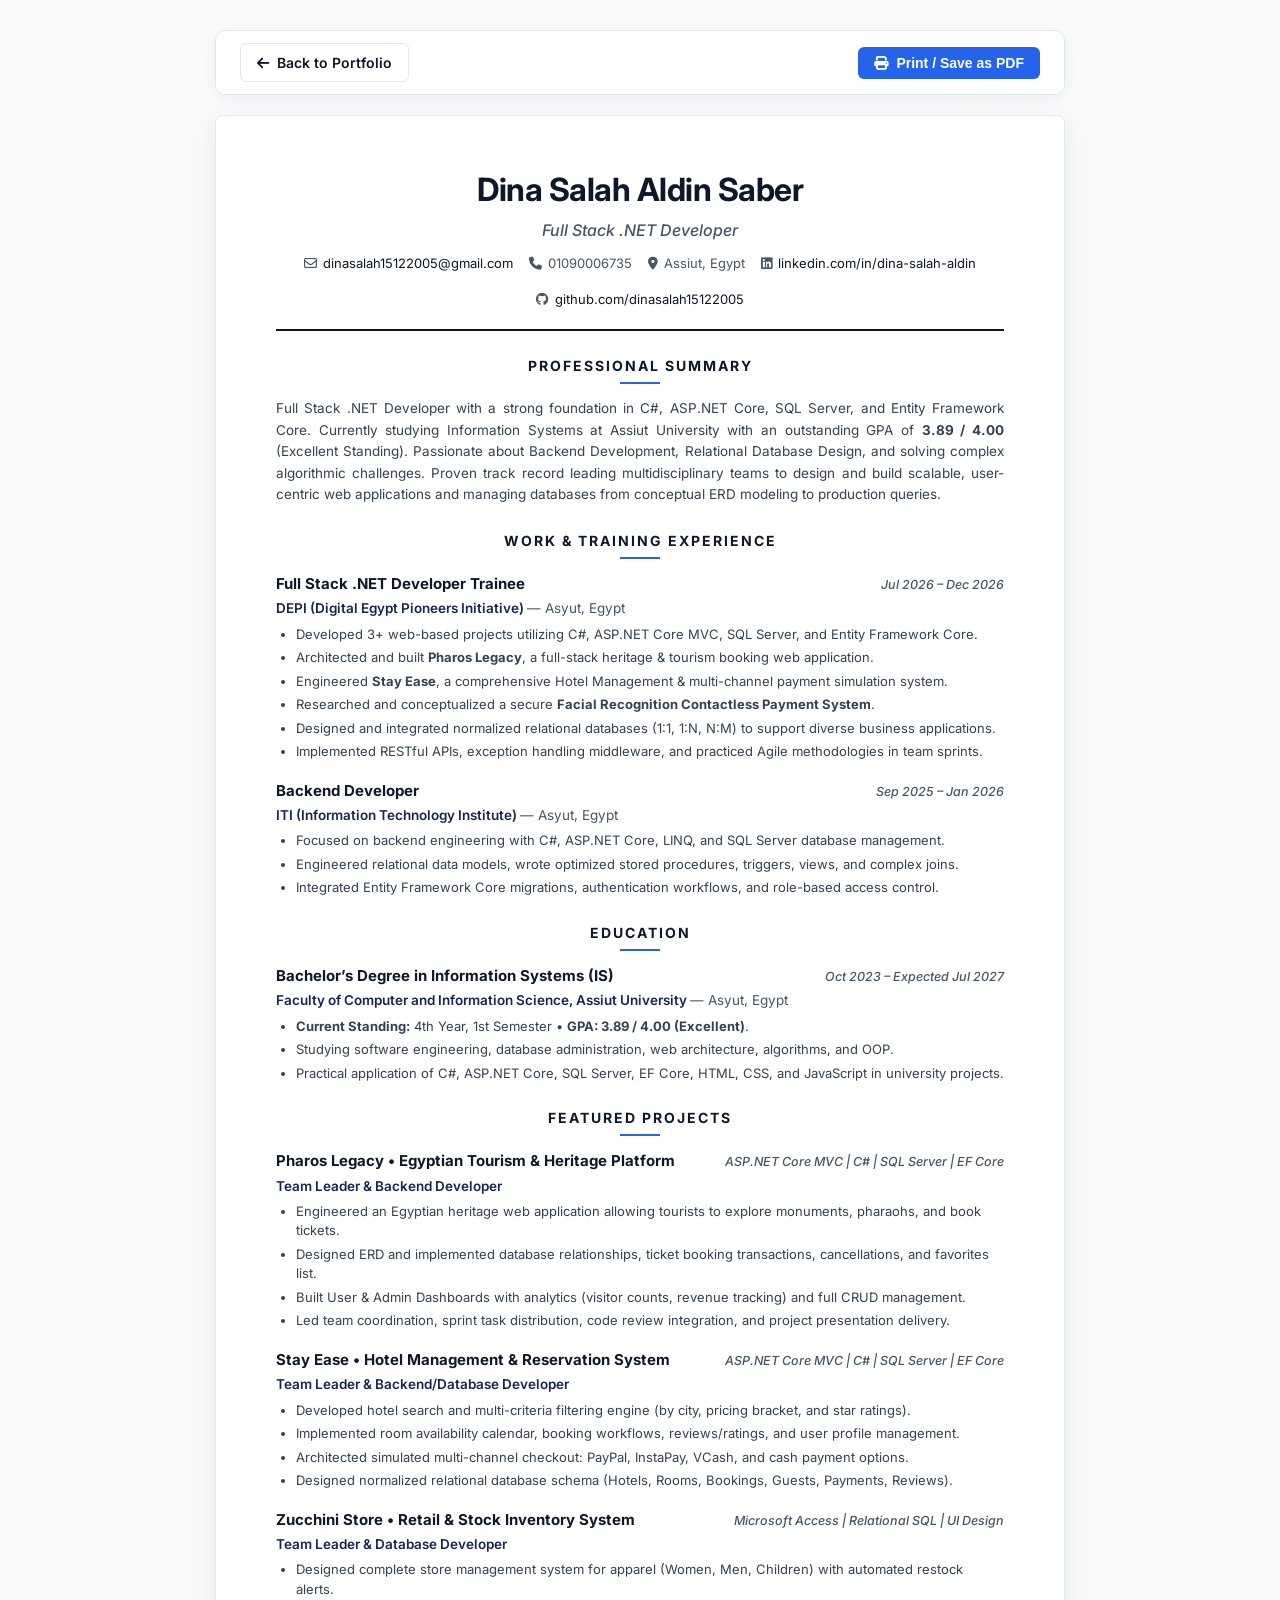
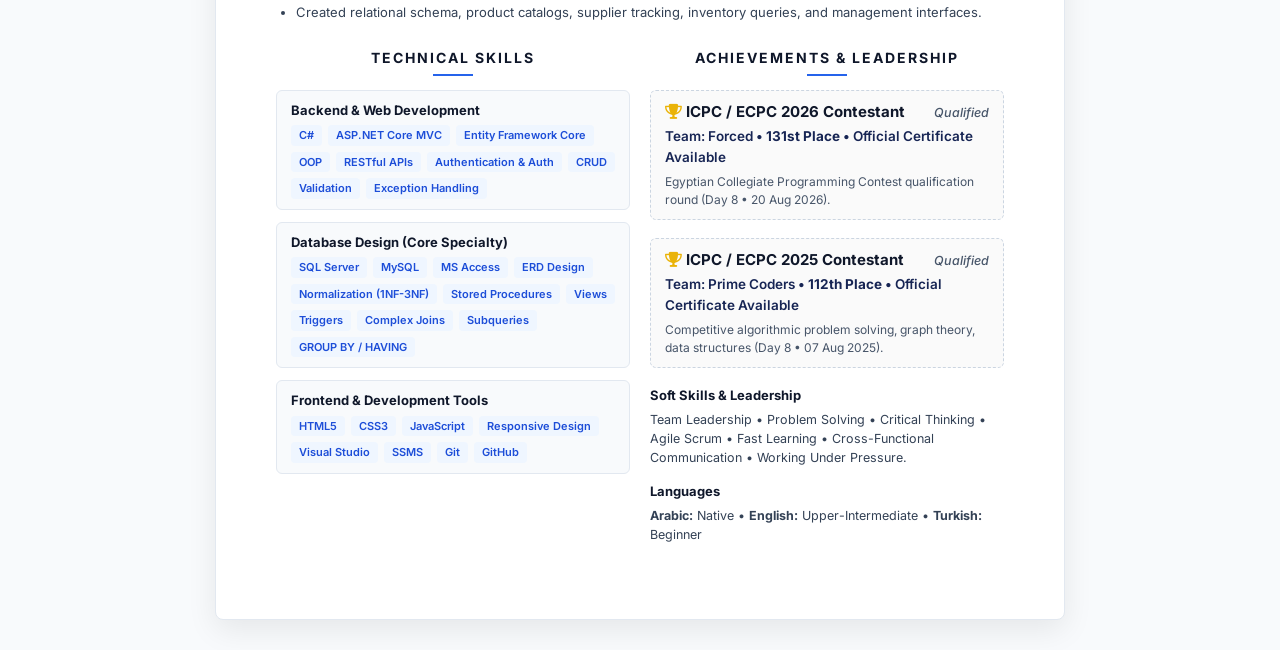
<file: cv.html>
<!DOCTYPE html>
<html lang="en">
<head>
  <meta charset="UTF-8">
  <meta name="viewport" content="width=device-width, initial-scale=1.0">
  <title>Dina Salah Aldin Saber - Curriculum Vitae</title>
  <link rel="preconnect" href="https://fonts.googleapis.com">
  <link rel="preconnect" href="https://fonts.gstatic.com" crossorigin>
  <link href="https://fonts.googleapis.com/css2?family=Inter:wght@300;400;500;600;700&family=JetBrains+Mono:wght@400;500&display=swap" rel="stylesheet">
  <link rel="stylesheet" href="https://cdnjs.cloudflare.com/ajax/libs/font-awesome/6.4.0/css/all.min.css">
  <style>
    :root {
      --primary: #1e3a8a;
      --primary-dark: #172554;
      --accent: #2563eb;
      --text-main: #0f172a;
      --text-muted: #475569;
      --bg: #f8fafc;
      --card-bg: #ffffff;
      --border: #e2e8f0;
      --tag-bg: #eff6ff;
      --tag-text: #1d4ed8;
    }

    * {
      box-sizing: border-box;
      margin: 0;
      padding: 0;
    }

    body {
      font-family: 'Inter', sans-serif;
      background-color: var(--bg);
      color: var(--text-main);
      line-height: 1.5;
      padding: 30px 15px;
    }

    .no-print-toolbar {
      max-width: 850px;
      margin: 0 auto 20px auto;
      display: flex;
      justify-content: space-between;
      align-items: center;
      background: white;
      padding: 12px 24px;
      border-radius: 10px;
      box-shadow: 0 4px 15px rgba(0, 0, 0, 0.05);
      border: 1px solid var(--border);
    }

    .btn {
      display: inline-flex;
      align-items: center;
      gap: 8px;
      padding: 8px 16px;
      border-radius: 6px;
      font-size: 14px;
      font-weight: 600;
      text-decoration: none;
      cursor: pointer;
      transition: all 0.2s ease;
      border: none;
    }

    .btn-primary {
      background: var(--accent);
      color: white;
    }

    .btn-primary:hover {
      background: #1d4ed8;
    }

    .btn-outline {
      background: transparent;
      color: var(--text-main);
      border: 1px solid var(--border);
    }

    .btn-outline:hover {
      background: #f1f5f9;
    }

    .cv-container {
      max-width: 850px;
      margin: 0 auto;
      background: var(--card-bg);
      padding: 50px 60px;
      border-radius: 8px;
      box-shadow: 0 10px 30px rgba(0, 0, 0, 0.08);
      border: 1px solid var(--border);
    }

    header {
      text-align: center;
      border-bottom: 2px solid #0f172a;
      padding-bottom: 20px;
      margin-bottom: 24px;
    }

    .name {
      font-size: 32px;
      font-weight: 700;
      letter-spacing: -0.5px;
      color: var(--text-main);
      margin-bottom: 4px;
    }

    .subtitle {
      font-size: 16px;
      font-weight: 500;
      color: var(--text-muted);
      font-style: italic;
      margin-bottom: 12px;
    }

    .contact-bar {
      display: flex;
      flex-wrap: wrap;
      justify-content: center;
      gap: 16px;
      font-size: 13px;
      color: var(--text-muted);
    }

    .contact-item {
      display: inline-flex;
      align-items: center;
      gap: 6px;
    }

    .contact-item a {
      color: var(--text-main);
      text-decoration: none;
    }

    .contact-item a:hover {
      color: var(--accent);
      text-decoration: underline;
    }

    section {
      margin-bottom: 24px;
    }

    .section-title {
      font-size: 14px;
      font-weight: 700;
      text-transform: uppercase;
      letter-spacing: 2px;
      text-align: center;
      color: var(--text-main);
      margin-bottom: 14px;
      position: relative;
    }

    .section-title::after {
      content: "";
      display: block;
      width: 40px;
      height: 2px;
      background: var(--accent);
      margin: 6px auto 0;
    }

    .summary-text {
      font-size: 13.5px;
      color: #334155;
      text-align: justify;
      line-height: 1.6;
    }

    .timeline-item {
      margin-bottom: 18px;
    }

    .item-header {
      display: flex;
      justify-content: space-between;
      align-items: baseline;
      margin-bottom: 3px;
    }

    .item-title {
      font-size: 15px;
      font-weight: 700;
      color: var(--text-main);
    }

    .item-date {
      font-size: 12.5px;
      color: var(--text-muted);
      font-style: italic;
      font-weight: 500;
    }

    .item-subtitle {
      font-size: 13.5px;
      color: var(--primary-dark);
      font-weight: 600;
      margin-bottom: 6px;
    }

    .item-subtitle span {
      color: var(--text-muted);
      font-weight: 400;
    }

    .bullets {
      list-style-type: disc;
      padding-left: 20px;
      font-size: 13px;
      color: #334155;
    }

    .bullets li {
      margin-bottom: 4px;
      line-height: 1.5;
    }

    .skills-grid {
      display: grid;
      grid-template-columns: repeat(2, 1fr);
      gap: 12px;
    }

    .skill-card {
      background: #f8fafc;
      padding: 10px 14px;
      border-radius: 6px;
      border: 1px solid #e2e8f0;
    }

    .skill-category {
      font-size: 13px;
      font-weight: 700;
      color: var(--text-main);
      margin-bottom: 5px;
    }

    .skill-desc {
      font-size: 12.5px;
      color: #475569;
      line-height: 1.4;
    }

    .tags-container {
      display: flex;
      flex-wrap: wrap;
      gap: 6px;
      margin-top: 5px;
    }

    .tag {
      background: var(--tag-bg);
      color: var(--tag-text);
      font-size: 11px;
      font-weight: 600;
      padding: 2px 8px;
      border-radius: 4px;
    }

    .two-col {
      display: grid;
      grid-template-columns: 1fr 1fr;
      gap: 20px;
    }

    .icpc-box {
      border: 1px dashed #cbd5e1;
      border-radius: 6px;
      padding: 10px 14px;
      background: #fafafa;
    }

    @media print {
      body {
        background: white;
        padding: 0;
      }
      .no-print-toolbar {
        display: none;
      }
      .cv-container {
        max-width: 100%;
        padding: 20px 25px;
        box-shadow: none;
        border: none;
      }
      @page {
        margin: 12mm 10mm;
      }
      a {
        text-decoration: none !important;
        color: inherit !important;
      }
    }
  </style>
</head>
<body>

  <div class="no-print-toolbar">
    <div>
      <a href="index.html" class="btn btn-outline"><i class="fa-solid fa-arrow-left"></i> Back to Portfolio</a>
    </div>
    <div style="display: flex; gap: 10px;">
      <button onclick="window.print()" class="btn btn-primary"><i class="fa-solid fa-print"></i> Print / Save as PDF</button>
    </div>
  </div>

  <div class="cv-container">
    <header>
      <h1 class="name">Dina Salah Aldin Saber</h1>
      <div class="subtitle">Full Stack .NET Developer</div>
      <div class="contact-bar">
        <span class="contact-item"><i class="fa-regular fa-envelope"></i> <a href="mailto:dinasalah15122005@gmail.com">dinasalah15122005@gmail.com</a></span>
        <span class="contact-item"><i class="fa-solid fa-phone"></i> 01090006735</span>
        <span class="contact-item"><i class="fa-solid fa-location-dot"></i> Assiut, Egypt</span>
        <span class="contact-item"><i class="fa-brands fa-linkedin"></i> <a href="https://linkedin.com/in/dina-salah-aldin" target="_blank">linkedin.com/in/dina-salah-aldin</a></span>
        <span class="contact-item"><i class="fa-brands fa-github"></i> <a href="https://github.com/dinasalah15122005" target="_blank">github.com/dinasalah15122005</a></span>
      </div>
    </header>

    <section>
      <div class="section-title">Professional Summary</div>
      <p class="summary-text">
        Full Stack .NET Developer with a strong foundation in C#, ASP.NET Core, SQL Server, and Entity Framework Core. Currently studying Information Systems at Assiut University with an outstanding GPA of <strong>3.89 / 4.00</strong> (Excellent Standing). Passionate about Backend Development, Relational Database Design, and solving complex algorithmic challenges. Proven track record leading multidisciplinary teams to design and build scalable, user-centric web applications and managing databases from conceptual ERD modeling to production queries.
      </p>
    </section>

    <section>
      <div class="section-title">Work &amp; Training Experience</div>

      <div class="timeline-item">
        <div class="item-header">
          <span class="item-title">Full Stack .NET Developer Trainee</span>
          <span class="item-date">Jul 2026 – Dec 2026</span>
        </div>
        <div class="item-subtitle">DEPI (Digital Egypt Pioneers Initiative) <span>— Asyut, Egypt</span></div>
        <ul class="bullets">
          <li>Developed 3+ web-based projects utilizing C#, ASP.NET Core MVC, SQL Server, and Entity Framework Core.</li>
          <li>Architected and built <strong>Pharos Legacy</strong>, a full-stack heritage &amp; tourism booking web application.</li>
          <li>Engineered <strong>Stay Ease</strong>, a comprehensive Hotel Management &amp; multi-channel payment simulation system.</li>
          <li>Researched and conceptualized a secure <strong>Facial Recognition Contactless Payment System</strong>.</li>
          <li>Designed and integrated normalized relational databases (1:1, 1:N, N:M) to support diverse business applications.</li>
          <li>Implemented RESTful APIs, exception handling middleware, and practiced Agile methodologies in team sprints.</li>
        </ul>
      </div>

      <div class="timeline-item">
        <div class="item-header">
          <span class="item-title">Backend Developer</span>
          <span class="item-date">Sep 2025 – Jan 2026</span>
        </div>
        <div class="item-subtitle">ITI (Information Technology Institute) <span>— Asyut, Egypt</span></div>
        <ul class="bullets">
          <li>Focused on backend engineering with C#, ASP.NET Core, LINQ, and SQL Server database management.</li>
          <li>Engineered relational data models, wrote optimized stored procedures, triggers, views, and complex joins.</li>
          <li>Integrated Entity Framework Core migrations, authentication workflows, and role-based access control.</li>
        </ul>
      </div>
    </section>

    <section>
      <div class="section-title">Education</div>
      <div class="timeline-item">
        <div class="item-header">
          <span class="item-title">Bachelor’s Degree in Information Systems (IS)</span>
          <span class="item-date">Oct 2023 – Expected Jul 2027</span>
        </div>
        <div class="item-subtitle">Faculty of Computer and Information Science, Assiut University <span>— Asyut, Egypt</span></div>
        <ul class="bullets">
          <li><strong>Current Standing:</strong> 4th Year, 1st Semester &bull; <strong>GPA: 3.89 / 4.00 (Excellent)</strong>.</li>
          <li>Studying software engineering, database administration, web architecture, algorithms, and OOP.</li>
          <li>Practical application of C#, ASP.NET Core, SQL Server, EF Core, HTML, CSS, and JavaScript in university projects.</li>
        </ul>
      </div>
    </section>

    <section>
      <div class="section-title">Featured Projects</div>

      <div class="timeline-item">
        <div class="item-header">
          <span class="item-title">Pharos Legacy &bull; Egyptian Tourism &amp; Heritage Platform</span>
          <span class="item-date">ASP.NET Core MVC | C# | SQL Server | EF Core</span>
        </div>
        <div class="item-subtitle">Team Leader &amp; Backend Developer</div>
        <ul class="bullets">
          <li>Engineered an Egyptian heritage web application allowing tourists to explore monuments, pharaohs, and book tickets.</li>
          <li>Designed ERD and implemented database relationships, ticket booking transactions, cancellations, and favorites list.</li>
          <li>Built User &amp; Admin Dashboards with analytics (visitor counts, revenue tracking) and full CRUD management.</li>
          <li>Led team coordination, sprint task distribution, code review integration, and project presentation delivery.</li>
        </ul>
      </div>

      <div class="timeline-item">
        <div class="item-header">
          <span class="item-title">Stay Ease &bull; Hotel Management &amp; Reservation System</span>
          <span class="item-date">ASP.NET Core MVC | C# | SQL Server | EF Core</span>
        </div>
        <div class="item-subtitle">Team Leader &amp; Backend/Database Developer</div>
        <ul class="bullets">
          <li>Developed hotel search and multi-criteria filtering engine (by city, pricing bracket, and star ratings).</li>
          <li>Implemented room availability calendar, booking workflows, reviews/ratings, and user profile management.</li>
          <li>Architected simulated multi-channel checkout: PayPal, InstaPay, VCash, and cash payment options.</li>
          <li>Designed normalized relational database schema (Hotels, Rooms, Bookings, Guests, Payments, Reviews).</li>
        </ul>
      </div>

      <div class="timeline-item">
        <div class="item-header">
          <span class="item-title">Zucchini Store &bull; Retail &amp; Stock Inventory System</span>
          <span class="item-date">Microsoft Access | Relational SQL | UI Design</span>
        </div>
        <div class="item-subtitle">Team Leader &amp; Database Developer</div>
        <ul class="bullets">
          <li>Designed complete store management system for apparel (Women, Men, Children) with automated restock alerts.</li>
          <li>Created relational schema, product catalogs, supplier tracking, inventory queries, and management interfaces.</li>
        </ul>
      </div>
    </section>

    <div class="two-col">
      <section>
        <div class="section-title">Technical Skills</div>
        <div class="skills-grid" style="grid-template-columns: 1fr;">
          <div class="skill-card">
            <div class="skill-category">Backend &amp; Web Development</div>
            <div class="tags-container">
              <span class="tag">C#</span>
              <span class="tag">ASP.NET Core MVC</span>
              <span class="tag">Entity Framework Core</span>
              <span class="tag">OOP</span>
              <span class="tag">RESTful APIs</span>
              <span class="tag">Authentication &amp; Auth</span>
              <span class="tag">CRUD</span>
              <span class="tag">Validation</span>
              <span class="tag">Exception Handling</span>
            </div>
          </div>
          <div class="skill-card">
            <div class="skill-category">Database Design (Core Specialty)</div>
            <div class="tags-container">
              <span class="tag">SQL Server</span>
              <span class="tag">MySQL</span>
              <span class="tag">MS Access</span>
              <span class="tag">ERD Design</span>
              <span class="tag">Normalization (1NF-3NF)</span>
              <span class="tag">Stored Procedures</span>
              <span class="tag">Views</span>
              <span class="tag">Triggers</span>
              <span class="tag">Complex Joins</span>
              <span class="tag">Subqueries</span>
              <span class="tag">GROUP BY / HAVING</span>
            </div>
          </div>
          <div class="skill-card">
            <div class="skill-category">Frontend &amp; Development Tools</div>
            <div class="tags-container">
              <span class="tag">HTML5</span>
              <span class="tag">CSS3</span>
              <span class="tag">JavaScript</span>
              <span class="tag">Responsive Design</span>
              <span class="tag">Visual Studio</span>
              <span class="tag">SSMS</span>
              <span class="tag">Git</span>
              <span class="tag">GitHub</span>
            </div>
          </div>
        </div>
      </section>

      <section>
        <div class="section-title">Achievements &amp; Leadership</div>
        <div class="timeline-item icpc-box">
          <div class="item-header">
            <span class="item-title"><i class="fa-solid fa-trophy" style="color: #eab308;"></i> ICPC / ECPC 2026 Contestant</span>
            <span class="item-date">Qualified</span>
          </div>
          <div class="item-subtitle">Team: Forced &bull; <strong>131st Place</strong> &bull; Official Certificate Available</div>
          <p style="font-size: 12px; color: #475569;">Egyptian Collegiate Programming Contest qualification round (Day 8 &bull; 20 Aug 2026).</p>
        </div>

        <div class="timeline-item icpc-box" style="margin-top: 10px;">
          <div class="item-header">
            <span class="item-title"><i class="fa-solid fa-trophy" style="color: #eab308;"></i> ICPC / ECPC 2025 Contestant</span>
            <span class="item-date">Qualified</span>
          </div>
          <div class="item-subtitle">Team: Prime Coders &bull; <strong>112th Place</strong> &bull; Official Certificate Available</div>
          <p style="font-size: 12px; color: #475569;">Competitive algorithmic problem solving, graph theory, data structures (Day 8 &bull; 07 Aug 2025).</p>
        </div>

        <div style="margin-top: 14px;">
          <div class="skill-category" style="font-size: 13px; font-weight: 700; margin-bottom: 6px;">Soft Skills &amp; Leadership</div>
          <p style="font-size: 12.5px; color: #334155; line-height: 1.5;">
            Team Leadership &bull; Problem Solving &bull; Critical Thinking &bull; Agile Scrum &bull; Fast Learning &bull; Cross-Functional Communication &bull; Working Under Pressure.
          </p>
        </div>

        <div style="margin-top: 14px;">
          <div class="skill-category" style="font-size: 13px; font-weight: 700; margin-bottom: 6px;">Languages</div>
          <p style="font-size: 12.5px; color: #334155; line-height: 1.5;">
            <strong>Arabic:</strong> Native &bull; <strong>English:</strong> Upper-Intermediate &bull; <strong>Turkish:</strong> Beginner
          </p>
        </div>
      </section>
    </div>

  </div>

</body>
</html>
</file>
<file: css/style.css>
/* ========================================================
   Dina Salah Aldin Saber - Developer Portfolio Stylesheet
   Modern, Clean, Developer-Focused Design System
   ======================================================== */

/* CSS Variables for Dynamic Light / Dark Theming */
:root {
  /* Color Palette Defaults (Light Theme) */
  --bg-primary: #f8fafc;
  --bg-secondary: #ffffff;
  --bg-tertiary: #f1f5f9;
  --bg-card: #ffffff;
  --bg-card-hover: #f8fafc;
  --bg-overlay: rgba(15, 23, 42, 0.6);
  
  --border-color: #e2e8f0;
  --border-color-hover: #cbd5e1;
  --border-subtle: #f1f5f9;

  --text-main: #0f172a;
  --text-secondary: #475569;
  --text-muted: #64748b;
  --text-inverse: #ffffff;

  --primary: #2563eb;
  --primary-hover: #1d4ed8;
  --primary-light: #eff6ff;
  --primary-glow: rgba(37, 99, 235, 0.2);

  --accent-cyan: #0284c7;
  --accent-gold: #d97706;
  --accent-gold-bg: #fef3c7;
  --accent-emerald: #059669;
  --accent-emerald-bg: #d1fae5;

  --code-bg: #0f172a;
  --code-header: #1e293b;
  --code-text: #e2e8f0;

  --shadow-sm: 0 1px 3px rgba(0, 0, 0, 0.05);
  --shadow-md: 0 4px 6px -1px rgba(0, 0, 0, 0.08), 0 2px 4px -1px rgba(0, 0, 0, 0.04);
  --shadow-lg: 0 10px 25px -5px rgba(0, 0, 0, 0.08), 0 8px 10px -6px rgba(0, 0, 0, 0.04);
  --shadow-glow: 0 0 25px rgba(37, 99, 235, 0.15);

  --radius-sm: 6px;
  --radius-md: 10px;
  --radius-lg: 16px;
  --radius-full: 9999px;

  --transition-fast: 0.15s ease;
  --transition-normal: 0.25s ease;
  --transition-slow: 0.4s cubic-bezier(0.16, 1, 0.3, 1);
}

/* Dark Theme Variables */
[data-theme="dark"] {
  --bg-primary: #090d16;
  --bg-secondary: #0f172a;
  --bg-tertiary: #141e33;
  --bg-card: #111827;
  --bg-card-hover: #162035;
  --bg-overlay: rgba(3, 7, 18, 0.8);

  --border-color: #1f293d;
  --border-color-hover: #334155;
  --border-subtle: #141e33;

  --text-main: #f8fafc;
  --text-secondary: #cbd5e1;
  --text-muted: #94a3b8;
  --text-inverse: #0f172a;

  --primary: #3b82f6;
  --primary-hover: #60a5fa;
  --primary-light: rgba(59, 130, 246, 0.12);
  --primary-glow: rgba(59, 130, 246, 0.25);

  --accent-cyan: #38bdf8;
  --accent-gold: #fbbf24;
  --accent-gold-bg: rgba(251, 191, 36, 0.12);
  --accent-emerald: #34d399;
  --accent-emerald-bg: rgba(52, 211, 153, 0.12);

  --code-bg: #0b1120;
  --code-header: #151e32;
  --code-text: #f1f5f9;

  --shadow-sm: 0 1px 3px rgba(0, 0, 0, 0.3);
  --shadow-md: 0 4px 12px rgba(0, 0, 0, 0.4);
  --shadow-lg: 0 12px 30px rgba(0, 0, 0, 0.5);
  --shadow-glow: 0 0 35px rgba(59, 130, 246, 0.25);
}

/* Base & Reset */
*, *::before, *::after {
  box-sizing: border-box;
  margin: 0;
  padding: 0;
}

html {
  scroll-behavior: smooth;
  scroll-padding-top: 80px;
}

body {
  font-family: 'Inter', -apple-system, BlinkMacSystemFont, "Segoe UI", Roboto, sans-serif;
  background-color: var(--bg-primary);
  color: var(--text-main);
  line-height: 1.6;
  transition: background-color var(--transition-normal), color var(--transition-normal);
  overflow-x: hidden;
}

/* Typography */
h1, h2, h3, h4, h5, h6 {
  color: var(--text-main);
  font-weight: 700;
  line-height: 1.25;
}

a {
  color: var(--primary);
  text-decoration: none;
  transition: color var(--transition-fast);
}

a:hover {
  color: var(--primary-hover);
}

p {
  color: var(--text-secondary);
}

.mono-font {
  font-family: 'JetBrains Mono', 'Fira Code', monospace;
}

.container {
  max-width: 1200px;
  margin: 0 auto;
  padding: 0 24px;
}

/* Badges & Pills */
.status-pill {
  display: inline-flex;
  align-items: center;
  gap: 8px;
  background: var(--primary-light);
  color: var(--primary);
  border: 1px solid var(--primary-glow);
  padding: 6px 14px;
  border-radius: var(--radius-full);
  font-size: 13px;
  font-weight: 600;
}

.pulse-dot {
  width: 8px;
  height: 8px;
  background-color: #10b981;
  border-radius: 50%;
  box-shadow: 0 0 0 0 rgba(16, 185, 129, 0.7);
  animation: pulse-ring 1.8s infinite;
}

@keyframes pulse-ring {
  0% { transform: scale(0.95); box-shadow: 0 0 0 0 rgba(16, 185, 129, 0.7); }
  70% { transform: scale(1); box-shadow: 0 0 0 8px rgba(16, 185, 129, 0); }
  100% { transform: scale(0.95); box-shadow: 0 0 0 0 rgba(16, 185, 129, 0); }
}

.tech-tag {
  display: inline-block;
  background: var(--bg-tertiary);
  color: var(--text-secondary);
  border: 1px solid var(--border-color);
  padding: 4px 10px;
  border-radius: var(--radius-sm);
  font-size: 12px;
  font-weight: 500;
  transition: all var(--transition-fast);
}

.tech-tag:hover {
  border-color: var(--primary);
  color: var(--primary);
}

/* Buttons */
.btn {
  display: inline-flex;
  align-items: center;
  justify-content: center;
  gap: 8px;
  padding: 10px 20px;
  border-radius: var(--radius-md);
  font-size: 14px;
  font-weight: 600;
  cursor: pointer;
  transition: all var(--transition-fast);
  border: none;
}

.btn-primary {
  background: var(--primary);
  color: #ffffff !important;
  box-shadow: 0 4px 14px var(--primary-glow);
}

.btn-primary:hover {
  background: var(--primary-hover);
  transform: translateY(-2px);
  box-shadow: 0 6px 20px var(--primary-glow);
}

.btn-outline {
  background: transparent;
  color: var(--text-main);
  border: 1px solid var(--border-color);
}

.btn-outline:hover {
  background: var(--bg-tertiary);
  border-color: var(--text-muted);
  transform: translateY(-2px);
}

.btn-accent {
  background: var(--accent-gold-bg);
  color: var(--accent-gold);
  border: 1px solid var(--accent-gold);
}

.btn-accent:hover {
  background: var(--accent-gold);
  color: #ffffff;
  transform: translateY(-2px);
}

.btn-sm {
  padding: 6px 12px;
  font-size: 13px;
}

/* ========================================================
   Header & Navbar
   ======================================================== */
.navbar {
  position: fixed;
  top: 0;
  left: 0;
  right: 0;
  height: 72px;
  background: rgba(9, 13, 22, 0.8);
  backdrop-filter: blur(14px);
  -webkit-backdrop-filter: blur(14px);
  border-bottom: 1px solid var(--border-color);
  z-index: 1000;
  display: flex;
  align-items: center;
  transition: all var(--transition-normal);
}

[data-theme="light"] .navbar {
  background: rgba(255, 255, 255, 0.85);
}

.navbar.scrolled {
  box-shadow: var(--shadow-md);
  height: 66px;
}

.nav-container {
  display: flex;
  align-items: center;
  justify-content: space-between;
  width: 100%;
}

.brand-logo {
  display: flex;
  align-items: center;
  gap: 8px;
  font-size: 20px;
  font-weight: 700;
  color: var(--text-main);
  text-decoration: none;
}

.brand-badge {
  background: linear-gradient(135deg, var(--primary), var(--accent-cyan));
  color: #ffffff;
  font-family: 'JetBrains Mono', monospace;
  font-size: 13px;
  padding: 2px 7px;
  border-radius: var(--radius-sm);
  font-weight: bold;
}

.nav-menu {
  display: flex;
  align-items: center;
  gap: 24px;
  list-style: none;
}

.nav-link {
  color: var(--text-secondary);
  font-size: 14px;
  font-weight: 500;
  position: relative;
  padding: 6px 0;
  transition: color var(--transition-fast);
}

.nav-link:hover, .nav-link.active {
  color: var(--primary);
}

.nav-link.active::after {
  content: '';
  position: absolute;
  bottom: 0;
  left: 0;
  right: 0;
  height: 2px;
  background: var(--primary);
  border-radius: 2px;
}

.nav-actions {
  display: flex;
  align-items: center;
  gap: 12px;
}

.theme-btn {
  background: var(--bg-tertiary);
  border: 1px solid var(--border-color);
  color: var(--text-main);
  width: 40px;
  height: 40px;
  border-radius: 50%;
  display: flex;
  align-items: center;
  justify-content: center;
  cursor: pointer;
  font-size: 16px;
  transition: all var(--transition-fast);
}

.theme-btn:hover {
  border-color: var(--primary);
  color: var(--primary);
  transform: rotate(15deg);
}

.mobile-toggle {
  display: none;
  background: transparent;
  border: none;
  font-size: 22px;
  color: var(--text-main);
  cursor: pointer;
}

/* ========================================================
   Hero Section
   ======================================================== */
.hero {
  padding: 140px 0 80px;
  position: relative;
  overflow: hidden;
}

.hero-glow-bg {
  position: absolute;
  top: -150px;
  right: 10%;
  width: 500px;
  height: 500px;
  background: radial-gradient(circle, var(--primary-glow) 0%, rgba(0,0,0,0) 70%);
  pointer-events: none;
  z-index: 0;
}

.hero-grid {
  display: grid;
  grid-template-columns: 1.15fr 0.85fr;
  align-items: center;
  gap: 48px;
  position: relative;
  z-index: 1;
}

.hero-content {
  display: flex;
  flex-direction: column;
  gap: 18px;
}

.hero-title {
  font-size: 46px;
  font-weight: 800;
  letter-spacing: -1px;
  line-height: 1.15;
}

.highlight-text {
  background: linear-gradient(135deg, var(--primary), var(--accent-cyan));
  -webkit-background-clip: text;
  -webkit-text-fill-color: transparent;
}

.typing-container {
  font-size: 22px;
  font-weight: 600;
  color: var(--accent-cyan);
  min-height: 34px;
  display: flex;
  align-items: center;
}

.cursor {
  display: inline-block;
  margin-left: 3px;
  animation: blink 0.8s infinite;
  color: var(--primary);
}

@keyframes blink {
  0%, 100% { opacity: 1; }
  50% { opacity: 0; }
}

.hero-bio {
  font-size: 16px;
  line-height: 1.65;
  color: var(--text-secondary);
}

.hero-ctas {
  display: flex;
  flex-wrap: wrap;
  gap: 14px;
  margin-top: 8px;
}

.social-links {
  display: flex;
  align-items: center;
  gap: 12px;
  margin-top: 10px;
}

.social-icon {
  width: 40px;
  height: 40px;
  border-radius: var(--radius-md);
  background: var(--bg-card);
  border: 1px solid var(--border-color);
  display: flex;
  align-items: center;
  justify-content: center;
  color: var(--text-secondary);
  font-size: 17px;
  transition: all var(--transition-fast);
}

.social-icon:hover {
  background: var(--primary-light);
  border-color: var(--primary);
  color: var(--primary);
  transform: translateY(-3px);
}

/* Hero Right Side Card & Avatar */
.hero-visual-card {
  position: relative;
  display: flex;
  justify-content: center;
}

.avatar-wrapper {
  position: relative;
  width: 330px;
  height: 330px;
  border-radius: 30px;
  padding: 8px;
  background: linear-gradient(135deg, rgba(59, 130, 246, 0.5), rgba(6, 182, 212, 0.2), rgba(251, 191, 36, 0.4));
  box-shadow: var(--shadow-glow);
}

.avatar-img {
  width: 100%;
  height: 100%;
  object-fit: cover;
  border-radius: 24px;
  display: block;
}

.floating-badge {
  position: absolute;
  background: var(--bg-card);
  border: 1px solid var(--border-color);
  padding: 10px 14px;
  border-radius: var(--radius-md);
  display: flex;
  align-items: center;
  gap: 10px;
  box-shadow: var(--shadow-lg);
  backdrop-filter: blur(10px);
  animation: float 4s ease-in-out infinite;
}

.badge-top-left {
  top: -15px;
  left: -20px;
  animation-delay: 0s;
}

.badge-bottom-right {
  bottom: -15px;
  right: -20px;
  animation-delay: 2s;
}

@keyframes float {
  0%, 100% { transform: translateY(0); }
  50% { transform: translateY(-8px); }
}

.badge-icon {
  width: 34px;
  height: 34px;
  border-radius: 8px;
  display: flex;
  align-items: center;
  justify-content: center;
  font-size: 16px;
}

.icon-blue { background: rgba(59, 130, 246, 0.15); color: #3b82f6; }
.icon-gold { background: rgba(251, 191, 36, 0.15); color: #fbbf24; }

.badge-text-title {
  font-size: 13px;
  font-weight: 700;
  color: var(--text-main);
  line-height: 1.2;
}

.badge-text-sub {
  font-size: 11px;
  color: var(--text-muted);
}

/* Quick Metrics Bar */
.metrics-strip {
  display: grid;
  grid-template-columns: repeat(4, 1fr);
  gap: 18px;
  margin-top: 50px;
  background: var(--bg-card);
  border: 1px solid var(--border-color);
  padding: 24px;
  border-radius: var(--radius-lg);
  box-shadow: var(--shadow-md);
}

.metric-item {
  display: flex;
  align-items: center;
  gap: 14px;
}

.metric-icon-box {
  width: 48px;
  height: 48px;
  border-radius: 12px;
  background: var(--primary-light);
  color: var(--primary);
  display: flex;
  align-items: center;
  justify-content: center;
  font-size: 20px;
  flex-shrink: 0;
}

.metric-val {
  font-size: 22px;
  font-weight: 800;
  color: var(--text-main);
  line-height: 1.1;
}

.metric-label {
  font-size: 12px;
  color: var(--text-muted);
  font-weight: 500;
}

/* ========================================================
   Section Standards
   ======================================================== */
.section {
  padding: 90px 0;
}

.section-header {
  text-align: center;
  max-width: 650px;
  margin: 0 auto 50px;
}

.section-pretitle {
  display: inline-block;
  font-size: 13px;
  font-weight: 700;
  letter-spacing: 1.5px;
  text-transform: uppercase;
  color: var(--primary);
  margin-bottom: 8px;
}

.section-title {
  font-size: 34px;
  font-weight: 800;
  letter-spacing: -0.5px;
  margin-bottom: 12px;
}

.section-desc {
  font-size: 15px;
  color: var(--text-secondary);
}

/* ========================================================
   About Me Section
   ======================================================== */
.about-grid {
  display: grid;
  grid-template-columns: 0.9fr 1.1fr;
  gap: 48px;
  align-items: center;
}

.about-photo-card {
  position: relative;
  background: var(--bg-card);
  border: 1px solid var(--border-color);
  border-radius: var(--radius-lg);
  overflow: hidden;
  box-shadow: var(--shadow-md);
}

.about-photo {
  width: 100%;
  height: 440px;
  object-fit: cover;
  object-position: top;
  display: block;
}

.about-photo-overlay {
  position: absolute;
  bottom: 0;
  left: 0;
  right: 0;
  background: linear-gradient(to top, rgba(15, 23, 42, 0.95), rgba(15, 23, 42, 0.2), transparent);
  padding: 24px;
  color: #ffffff;
}

.overlay-title {
  font-size: 18px;
  font-weight: 700;
  color: #ffffff;
}

.overlay-subtitle {
  font-size: 13px;
  color: #cbd5e1;
}

.about-text-content {
  display: flex;
  flex-direction: column;
  gap: 16px;
}

.about-paragraphs p {
  margin-bottom: 14px;
  font-size: 15px;
  line-height: 1.7;
}

.about-features-grid {
  display: grid;
  grid-template-columns: 1fr 1fr;
  gap: 14px;
  margin-top: 10px;
}

.feature-point {
  display: flex;
  align-items: flex-start;
  gap: 10px;
  background: var(--bg-card);
  border: 1px solid var(--border-color);
  padding: 12px 14px;
  border-radius: var(--radius-md);
}

.feature-point i {
  color: var(--primary);
  margin-top: 3px;
}

.feature-point-title {
  font-size: 13px;
  font-weight: 700;
  color: var(--text-main);
}

.feature-point-desc {
  font-size: 12px;
  color: var(--text-muted);
}

.languages-box {
  margin-top: 14px;
  background: var(--bg-tertiary);
  border: 1px solid var(--border-color);
  padding: 14px 18px;
  border-radius: var(--radius-md);
}

.languages-title {
  font-size: 13px;
  font-weight: 700;
  color: var(--text-main);
  margin-bottom: 8px;
  display: flex;
  align-items: center;
  gap: 8px;
}

.language-pills {
  display: flex;
  gap: 12px;
  flex-wrap: wrap;
}

.lang-pill {
  font-size: 12px;
  background: var(--bg-card);
  border: 1px solid var(--border-color);
  padding: 4px 10px;
  border-radius: var(--radius-sm);
  color: var(--text-secondary);
}

/* ========================================================
   Specialty: Interactive Database Engineering Lab
   ======================================================== */
.database-lab {
  background: var(--bg-card);
  border: 1px solid var(--border-color);
  border-radius: var(--radius-lg);
  box-shadow: var(--shadow-lg);
  overflow: hidden;
}

.lab-header-tabs {
  display: flex;
  align-items: center;
  justify-content: space-between;
  background: var(--code-header);
  border-bottom: 1px solid rgba(255, 255, 255, 0.1);
  padding: 10px 18px;
  flex-wrap: wrap;
  gap: 12px;
}

.window-dots {
  display: flex;
  gap: 6px;
}

.dot {
  width: 11px;
  height: 11px;
  border-radius: 50%;
}

.dot-red { background: #ef4444; }
.dot-yellow { background: #f59e0b; }
.dot-green { background: #10b981; }

.lab-tabs {
  display: flex;
  gap: 8px;
  flex-wrap: wrap;
}

.db-tab-btn {
  background: rgba(255, 255, 255, 0.06);
  border: 1px solid rgba(255, 255, 255, 0.1);
  color: #94a3b8;
  padding: 6px 14px;
  border-radius: var(--radius-sm);
  font-size: 12px;
  font-weight: 600;
  cursor: pointer;
  display: flex;
  align-items: center;
  gap: 6px;
  transition: all var(--transition-fast);
}

.db-tab-btn:hover {
  background: rgba(255, 255, 255, 0.12);
  color: #ffffff;
}

.db-tab-btn.active {
  background: var(--primary);
  color: #ffffff;
  border-color: var(--primary);
}

.lab-meta-bar {
  background: var(--code-bg);
  padding: 14px 20px;
  border-bottom: 1px solid rgba(255, 255, 255, 0.08);
  display: flex;
  justify-content: space-between;
  align-items: center;
  flex-wrap: wrap;
  gap: 12px;
}

.lab-title-group h4 {
  font-size: 14px;
  color: #f8fafc;
  margin-bottom: 2px;
}

.lab-title-group p {
  font-size: 12px;
  color: #94a3b8;
}

.code-window-body {
  position: relative;
  background: var(--code-bg);
  padding: 24px;
  max-height: 480px;
  overflow-y: auto;
}

.code-display {
  color: #e2e8f0;
  font-family: 'JetBrains Mono', 'Fira Code', monospace;
  font-size: 13px;
  line-height: 1.6;
  white-space: pre;
  tab-size: 4;
}

.database-skills-summary {
  display: grid;
  grid-template-columns: repeat(3, 1fr);
  gap: 20px;
  margin-top: 30px;
}

.db-skill-card {
  background: var(--bg-card);
  border: 1px solid var(--border-color);
  padding: 20px;
  border-radius: var(--radius-md);
  transition: transform var(--transition-fast), border-color var(--transition-fast);
}

.db-skill-card:hover {
  transform: translateY(-4px);
  border-color: var(--primary);
}

.db-skill-card-icon {
  width: 40px;
  height: 40px;
  border-radius: 8px;
  background: var(--primary-light);
  color: var(--primary);
  display: flex;
  align-items: center;
  justify-content: center;
  font-size: 18px;
  margin-bottom: 14px;
}

.db-skill-card h4 {
  font-size: 16px;
  margin-bottom: 8px;
}

.db-skill-card p {
  font-size: 13px;
  color: var(--text-secondary);
  line-height: 1.5;
}

/* ========================================================
   Skills Matrix Section
   ======================================================== */
.skills-grid {
  display: grid;
  grid-template-columns: repeat(3, 1fr);
  gap: 24px;
}

.skill-category-card {
  background: var(--bg-card);
  border: 1px solid var(--border-color);
  border-radius: var(--radius-lg);
  padding: 24px;
  display: flex;
  flex-direction: column;
  transition: all var(--transition-normal);
  box-shadow: var(--shadow-sm);
}

.skill-category-card:hover {
  border-color: var(--primary);
  transform: translateY(-5px);
  box-shadow: var(--shadow-md);
}

.skill-cat-header {
  display: flex;
  align-items: center;
  gap: 12px;
  margin-bottom: 18px;
  padding-bottom: 14px;
  border-bottom: 1px solid var(--border-subtle);
}

.skill-cat-icon {
  width: 44px;
  height: 44px;
  border-radius: 10px;
  display: flex;
  align-items: center;
  justify-content: center;
  font-size: 20px;
}

.skill-cat-header h3 {
  font-size: 17px;
  font-weight: 700;
}

.skill-items-list {
  display: flex;
  flex-wrap: wrap;
  gap: 8px;
}

.skill-chip {
  background: var(--bg-tertiary);
  border: 1px solid var(--border-color);
  padding: 6px 12px;
  border-radius: var(--radius-sm);
  font-size: 13px;
  font-weight: 500;
  color: var(--text-main);
  display: inline-flex;
  align-items: center;
  gap: 6px;
  transition: all var(--transition-fast);
}

.skill-chip:hover {
  background: var(--primary-light);
  border-color: var(--primary);
  color: var(--primary);
}

/* ========================================================
   Projects Section
   ======================================================== */
.projects-filters {
  display: flex;
  justify-content: center;
  gap: 10px;
  margin-bottom: 36px;
  flex-wrap: wrap;
}

.project-filter-btn {
  background: var(--bg-card);
  border: 1px solid var(--border-color);
  color: var(--text-secondary);
  padding: 8px 18px;
  border-radius: var(--radius-full);
  font-size: 13px;
  font-weight: 600;
  cursor: pointer;
  transition: all var(--transition-fast);
}

.project-filter-btn:hover {
  color: var(--primary);
  border-color: var(--primary);
}

.project-filter-btn.active {
  background: var(--primary);
  color: #ffffff;
  border-color: var(--primary);
  box-shadow: 0 4px 12px var(--primary-glow);
}

.projects-grid {
  display: grid;
  grid-template-columns: repeat(2, 1fr);
  gap: 30px;
}

.project-card {
  background: var(--bg-card);
  border: 1px solid var(--border-color);
  border-radius: var(--radius-lg);
  overflow: hidden;
  display: flex;
  flex-direction: column;
  box-shadow: var(--shadow-sm);
  transition: all var(--transition-normal);
}

.project-card:hover {
  transform: translateY(-6px);
  border-color: var(--border-color-hover);
  box-shadow: var(--shadow-lg);
}

.project-image-box {
  width: 100%;
  height: 230px;
  background: #0d1527;
  overflow: hidden;
  position: relative;
}

.project-img {
  width: 100%;
  height: 100%;
  object-fit: cover;
  transition: transform 0.5s ease;
}

.project-card:hover .project-img {
  transform: scale(1.03);
}

.project-badge-overlay {
  position: absolute;
  top: 14px;
  left: 14px;
  background: rgba(15, 23, 42, 0.85);
  backdrop-filter: blur(8px);
  color: #fbbf24;
  border: 1px solid rgba(251, 191, 36, 0.4);
  font-size: 11px;
  font-weight: 700;
  padding: 4px 10px;
  border-radius: var(--radius-full);
}

.project-info {
  padding: 24px;
  display: flex;
  flex-direction: column;
  flex-grow: 1;
}

.project-title {
  font-size: 20px;
  font-weight: 700;
  margin-bottom: 4px;
}

.project-subtitle {
  font-size: 13px;
  color: var(--accent-cyan);
  font-weight: 600;
  margin-bottom: 12px;
}

.project-desc {
  font-size: 14px;
  color: var(--text-secondary);
  line-height: 1.6;
  margin-bottom: 18px;
  flex-grow: 1;
}

.project-tags {
  display: flex;
  flex-wrap: wrap;
  gap: 6px;
  margin-bottom: 20px;
}

.project-card-footer {
  display: flex;
  align-items: center;
  justify-content: space-between;
  padding-top: 16px;
  border-top: 1px solid var(--border-subtle);
}

.role-summary {
  font-size: 12px;
  color: var(--accent-gold);
  font-weight: 600;
}

/* ========================================================
   Experience & Education Timeline Section
   ======================================================== */
.timeline-section-grid {
  display: grid;
  grid-template-columns: 1fr 1fr;
  gap: 40px;
}

.timeline-column-title {
  font-size: 20px;
  font-weight: 700;
  display: flex;
  align-items: center;
  gap: 10px;
  margin-bottom: 24px;
  padding-bottom: 10px;
  border-bottom: 2px solid var(--border-color);
}

.timeline {
  position: relative;
  padding-left: 28px;
}

.timeline::before {
  content: '';
  position: absolute;
  left: 7px;
  top: 8px;
  bottom: 8px;
  width: 2px;
  background: var(--border-color);
}

.timeline-card {
  position: relative;
  background: var(--bg-card);
  border: 1px solid var(--border-color);
  border-radius: var(--radius-md);
  padding: 20px;
  margin-bottom: 24px;
  transition: all var(--transition-fast);
}

.timeline-card:hover {
  border-color: var(--primary);
  transform: translateX(4px);
}

.timeline-dot {
  position: absolute;
  left: -28px;
  top: 22px;
  width: 14px;
  height: 14px;
  border-radius: 50%;
  background: var(--primary);
  border: 3px solid var(--bg-primary);
  box-shadow: 0 0 0 2px var(--primary);
}

.timeline-card-header {
  display: flex;
  justify-content: space-between;
  align-items: flex-start;
  margin-bottom: 6px;
  flex-wrap: wrap;
  gap: 6px;
}

.timeline-card-title {
  font-size: 16px;
  font-weight: 700;
  color: var(--text-main);
}

.timeline-card-date {
  font-size: 12px;
  font-weight: 600;
  color: var(--primary);
  background: var(--primary-light);
  padding: 2px 8px;
  border-radius: var(--radius-sm);
}

.timeline-card-org {
  font-size: 13.5px;
  font-weight: 600;
  color: var(--text-secondary);
  margin-bottom: 10px;
}

.timeline-card-bullets {
  padding-left: 18px;
  font-size: 13px;
  color: var(--text-secondary);
}

.timeline-card-bullets li {
  margin-bottom: 5px;
}

/* ========================================================
   Competitive Programming / ICPC Section
   ======================================================== */
.icpc-showcase-box {
  background: linear-gradient(135deg, rgba(251, 191, 36, 0.08), rgba(59, 130, 246, 0.08));
  border: 1px solid rgba(251, 191, 36, 0.3);
  border-radius: var(--radius-lg);
  padding: 36px;
  position: relative;
  overflow: hidden;
}

.icpc-grid {
  display: block;
}

.icpc-cards-wrapper {
  display: grid;
  grid-template-columns: 1fr 1fr;
  gap: 16px;
  margin-top: 20px;
}

.icpc-badge-card {
  background: var(--bg-card);
  border: 1px solid var(--border-color);
  padding: 18px;
  border-radius: var(--radius-md);
  box-shadow: var(--shadow-sm);
}

.icpc-badge-header {
  display: flex;
  align-items: center;
  justify-content: space-between;
  margin-bottom: 8px;
}

.icpc-year {
  font-size: 16px;
  font-weight: 800;
  color: var(--accent-gold);
}

.icpc-status {
  font-size: 11px;
  font-weight: 700;
  background: var(--accent-emerald-bg);
  color: var(--accent-emerald);
  padding: 2px 6px;
  border-radius: var(--radius-sm);
}

.icpc-team {
  font-size: 13px;
  font-weight: 600;
  color: var(--text-main);
}

.icpc-rank {
  font-size: 14px;
  font-weight: 700;
  color: var(--primary);
  margin-top: 4px;
}

/* ========================================================
   Leadership & Soft Skills Section
   ======================================================== */
.leadership-grid {
  display: grid;
  grid-template-columns: repeat(4, 1fr);
  gap: 20px;
}

.lead-card {
  background: var(--bg-card);
  border: 1px solid var(--border-color);
  padding: 22px;
  border-radius: var(--radius-md);
  text-align: center;
  transition: all var(--transition-fast);
}

.lead-card:hover {
  transform: translateY(-4px);
  border-color: var(--primary);
}

.lead-icon {
  width: 48px;
  height: 48px;
  border-radius: 50%;
  background: var(--primary-light);
  color: var(--primary);
  margin: 0 auto 14px;
  display: flex;
  align-items: center;
  justify-content: center;
  font-size: 20px;
}

.lead-card h4 {
  font-size: 15px;
  margin-bottom: 8px;
}

.lead-card p {
  font-size: 12.5px;
  color: var(--text-secondary);
  line-height: 1.5;
}

/* ========================================================
   Contact & Hire Me Section
   ======================================================== */
.contact-grid {
  display: grid;
  grid-template-columns: 0.9fr 1.1fr;
  gap: 40px;
}

.contact-info-cards {
  display: flex;
  flex-direction: column;
  gap: 16px;
}

.contact-card {
  background: var(--bg-card);
  border: 1px solid var(--border-color);
  padding: 16px 20px;
  border-radius: var(--radius-md);
  display: flex;
  align-items: center;
  gap: 16px;
  transition: all var(--transition-fast);
}

.contact-card:hover {
  border-color: var(--primary);
  transform: translateX(4px);
}

.contact-card-icon {
  width: 44px;
  height: 44px;
  border-radius: 10px;
  background: var(--primary-light);
  color: var(--primary);
  display: flex;
  align-items: center;
  justify-content: center;
  font-size: 18px;
  flex-shrink: 0;
}

.contact-card-title {
  font-size: 12px;
  color: var(--text-muted);
  text-transform: uppercase;
  font-weight: 600;
}

.contact-card-val {
  font-size: 14.5px;
  font-weight: 600;
  color: var(--text-main);
}

.contact-card-val a {
  color: var(--text-main);
}

.contact-card-val a:hover {
  color: var(--primary);
}

.contact-form-box {
  background: var(--bg-card);
  border: 1px solid var(--border-color);
  border-radius: var(--radius-lg);
  padding: 32px;
  box-shadow: var(--shadow-md);
}

.form-group {
  margin-bottom: 18px;
}

.form-label {
  display: block;
  font-size: 13px;
  font-weight: 600;
  color: var(--text-main);
  margin-bottom: 6px;
}

.form-input, .form-textarea {
  width: 100%;
  padding: 12px 16px;
  background: var(--bg-tertiary);
  border: 1px solid var(--border-color);
  border-radius: var(--radius-md);
  color: var(--text-main);
  font-family: inherit;
  font-size: 14px;
  transition: border-color var(--transition-fast);
}

.form-input:focus, .form-textarea:focus {
  outline: none;
  border-color: var(--primary);
  background: var(--bg-secondary);
}

.form-textarea {
  resize: vertical;
  min-height: 120px;
}

/* ========================================================
   Footer
   ======================================================== */
.footer {
  background: var(--bg-card);
  border-top: 1px solid var(--border-color);
  padding: 40px 0 30px;
  margin-top: 40px;
}

.footer-container {
  display: flex;
  justify-content: space-between;
  align-items: center;
  flex-wrap: wrap;
  gap: 20px;
}

.footer-text {
  font-size: 13.5px;
  color: var(--text-muted);
}

.back-to-top {
  position: fixed;
  bottom: 30px;
  right: 30px;
  width: 44px;
  height: 44px;
  border-radius: 50%;
  background: var(--primary);
  color: #ffffff;
  border: none;
  display: flex;
  align-items: center;
  justify-content: center;
  cursor: pointer;
  box-shadow: 0 4px 14px var(--primary-glow);
  opacity: 0;
  visibility: hidden;
  transform: translateY(10px);
  transition: all var(--transition-normal);
  z-index: 900;
}

.back-to-top.visible {
  opacity: 1;
  visibility: visible;
  transform: translateY(0);
}

.back-to-top:hover {
  background: var(--primary-hover);
  transform: translateY(-4px);
}

/* ========================================================
   Project Modal Details
   ======================================================== */
.modal-overlay {
  position: fixed;
  top: 0;
  left: 0;
  right: 0;
  bottom: 0;
  background: var(--bg-overlay);
  backdrop-filter: blur(8px);
  -webkit-backdrop-filter: blur(8px);
  display: flex;
  align-items: center;
  justify-content: center;
  padding: 24px;
  z-index: 2000;
  opacity: 0;
  visibility: hidden;
  transition: all var(--transition-normal);
}

.modal-overlay.active {
  opacity: 1;
  visibility: visible;
}

.modal-card {
  background: var(--bg-card);
  border: 1px solid var(--border-color);
  border-radius: var(--radius-lg);
  max-width: 820px;
  width: 100%;
  max-height: 90vh;
  overflow-y: auto;
  box-shadow: var(--shadow-lg);
  position: relative;
  transform: scale(0.95);
  transition: transform var(--transition-normal);
}

.modal-overlay.active .modal-card {
  transform: scale(1);
}

.modal-close-btn {
  position: absolute;
  top: 20px;
  right: 20px;
  background: var(--bg-tertiary);
  border: 1px solid var(--border-color);
  color: var(--text-main);
  width: 36px;
  height: 36px;
  border-radius: 50%;
  cursor: pointer;
  display: flex;
  align-items: center;
  justify-content: center;
  font-size: 16px;
  z-index: 10;
  transition: all var(--transition-fast);
}

.modal-close-btn:hover {
  background: var(--primary);
  color: #ffffff;
}

.modal-body {
  padding: 36px;
}

.modal-project-header {
  margin-bottom: 20px;
}

.modal-title {
  font-size: 28px;
  margin: 8px 0 4px;
}

.modal-subtitle {
  font-size: 15px;
  color: var(--accent-cyan);
  margin-bottom: 14px;
}

.modal-tags {
  display: flex;
  flex-wrap: wrap;
  gap: 8px;
  margin-bottom: 20px;
}

/* Project Card Gallery Badge */
.gallery-count-badge {
  position: absolute;
  bottom: 12px;
  right: 12px;
  background: rgba(15, 23, 42, 0.88);
  backdrop-filter: blur(8px);
  color: #38bdf8;
  border: 1px solid rgba(56, 189, 248, 0.4);
  font-size: 11px;
  font-weight: 600;
  padding: 4px 10px;
  border-radius: var(--radius-full);
  display: inline-flex;
  align-items: center;
  gap: 6px;
  z-index: 2;
}

/* Interactive Modal Screenshot Gallery */
.modal-gallery-container {
  margin-bottom: 28px;
}

.modal-gallery-main {
  position: relative;
  background: #080c16;
  border: 1px solid var(--border-color);
  border-radius: var(--radius-md);
  overflow: hidden;
  box-shadow: var(--shadow-md);
}

.gallery-active-img {
  width: 100%;
  max-height: 440px;
  object-fit: contain;
  display: block;
  background: #060911;
  transition: opacity 0.2s ease;
}

.gallery-caption {
  padding: 12px 16px;
  background: var(--code-header);
  border-top: 1px solid rgba(255, 255, 255, 0.08);
}

.gallery-caption-title {
  font-size: 14px;
  font-weight: 700;
  color: #f8fafc;
  margin-bottom: 3px;
}

.gallery-caption-desc {
  font-size: 12.5px;
  color: #94a3b8;
  line-height: 1.4;
}

.gallery-thumbs-row {
  display: flex;
  gap: 10px;
  margin-top: 12px;
  overflow-x: auto;
  padding-bottom: 8px;
  -webkit-overflow-scrolling: touch;
}

.gallery-thumb-btn {
  flex: 0 0 140px;
  background: var(--bg-card);
  border: 2px solid var(--border-color);
  border-radius: var(--radius-sm);
  padding: 5px;
  cursor: pointer;
  text-align: left;
  transition: all var(--transition-fast);
}

.gallery-thumb-btn:hover {
  border-color: var(--primary-hover);
  transform: translateY(-2px);
}

.gallery-thumb-btn.active {
  border-color: var(--primary);
  box-shadow: 0 0 0 2px var(--primary-glow);
  background: var(--primary-light);
}

.gallery-thumb-btn img {
  width: 100%;
  height: 65px;
  object-fit: cover;
  object-position: top;
  border-radius: 4px;
  display: block;
  margin-bottom: 4px;
}

.gallery-thumb-btn .thumb-label {
  font-size: 11px;
  font-weight: 600;
  color: var(--text-secondary);
  white-space: nowrap;
  overflow: hidden;
  text-overflow: ellipsis;
  display: block;
}

.gallery-thumb-btn.active .thumb-label {
  color: var(--primary);
}

.modal-section {
  margin-bottom: 24px;
}

.modal-section h3 {
  font-size: 16px;
  margin-bottom: 8px;
  display: flex;
  align-items: center;
  gap: 8px;
}

.modal-grid-features {
  display: grid;
  grid-template-columns: 1fr 1fr;
  gap: 20px;
  margin-bottom: 24px;
}

.modal-col h4 {
  font-size: 14px;
  margin-bottom: 10px;
  display: flex;
  align-items: center;
  gap: 6px;
}

.modal-bullet-list {
  padding-left: 20px;
  font-size: 13px;
  color: var(--text-secondary);
}

.modal-bullet-list li {
  margin-bottom: 6px;
}

.modal-section.highlight-box {
  background: var(--accent-gold-bg);
  border: 1px solid var(--accent-gold);
  border-radius: var(--radius-md);
  padding: 18px 20px;
}

[data-theme="dark"] .modal-section.highlight-box {
  background: rgba(251, 191, 36, 0.08);
}

.erd-pills-container {
  display: flex;
  flex-wrap: wrap;
  gap: 8px;
  margin-top: 8px;
}

.erd-pill {
  background: var(--bg-tertiary);
  border: 1px solid var(--border-color);
  padding: 5px 12px;
  border-radius: var(--radius-sm);
  font-size: 12px;
  font-weight: 600;
  color: var(--text-main);
  display: inline-flex;
  align-items: center;
  gap: 6px;
}

/* Toast Notification */
.toast-notification {
  position: fixed;
  bottom: 24px;
  left: 50%;
  transform: translateX(-50%) translateY(100px);
  background: #0f172a;
  color: #ffffff;
  padding: 12px 24px;
  border-radius: var(--radius-full);
  font-size: 14px;
  font-weight: 600;
  box-shadow: var(--shadow-lg);
  z-index: 3000;
  opacity: 0;
  transition: all 0.3s cubic-bezier(0.16, 1, 0.3, 1);
  border: 1px solid rgba(255, 255, 255, 0.2);
}

.toast-notification.visible {
  transform: translateX(-50%) translateY(0);
  opacity: 1;
}

.toast-notification.success {
  border-color: #10b981;
}

.toast-notification.error {
  border-color: #ef4444;
}

/* ========================================================
   Comprehensive Responsive Media Queries
   ======================================================== */
@media (max-width: 1024px) {
  .hero-grid {
    grid-template-columns: 1fr;
    text-align: center;
    gap: 40px;
  }

  .hero-content {
    align-items: center;
  }

  .typing-container {
    justify-content: center;
  }

  .hero-ctas, .social-links {
    justify-content: center;
  }

  .metrics-strip {
    grid-template-columns: repeat(2, 1fr);
    gap: 16px;
  }

  .about-grid {
    grid-template-columns: 1fr;
    gap: 36px;
  }

  .about-photo {
    height: 380px;
  }

  .skills-grid {
    grid-template-columns: repeat(2, 1fr);
  }

  .projects-grid {
    grid-template-columns: 1fr;
  }

  .database-skills-summary {
    grid-template-columns: 1fr;
  }

  .timeline-section-grid {
    grid-template-columns: 1fr;
  }

  .icpc-grid {
    grid-template-columns: 1fr;
    text-align: center;
  }

  .icpc-cards-wrapper {
    justify-content: center;
  }

  .leadership-grid {
    grid-template-columns: repeat(2, 1fr);
  }

  .contact-grid {
    grid-template-columns: 1fr;
  }
}

@media (max-width: 768px) {
  html, body {
    overflow-x: hidden;
  }

  .navbar {
    height: 64px;
  }

  .mobile-toggle {
    display: block;
  }

  .nav-menu {
    position: fixed;
    top: 64px;
    left: 0;
    right: 0;
    background: var(--bg-card);
    border-bottom: 1px solid var(--border-color);
    flex-direction: column;
    padding: 20px 24px;
    gap: 14px;
    transform: translateY(-150%);
    transition: transform var(--transition-normal);
    box-shadow: var(--shadow-lg);
    z-index: 999;
  }

  .nav-menu.open {
    transform: translateY(0);
  }

  .hero {
    padding: 100px 0 50px;
  }

  .hero-title {
    font-size: clamp(30px, 7vw, 40px);
  }

  .avatar-wrapper {
    width: 260px;
    height: 260px;
    margin: 10px auto;
  }

  .floating-badge {
    padding: 8px 10px;
  }

  .badge-icon {
    width: 28px;
    height: 28px;
    font-size: 13px;
  }

  .badge-text-title {
    font-size: 11.5px;
  }

  .badge-text-sub {
    font-size: 10px;
  }

  .badge-top-left {
    left: -10px;
    top: -10px;
  }

  .badge-bottom-right {
    right: -10px;
    bottom: -10px;
  }

  .about-features-grid {
    grid-template-columns: 1fr;
  }

  .skills-grid {
    grid-template-columns: 1fr;
  }

  .leadership-grid {
    grid-template-columns: 1fr;
  }

  .metrics-strip {
    grid-template-columns: 1fr;
    padding: 18px;
  }

  /* Database Lab Responsive */
  .lab-header-tabs {
    flex-direction: column;
    align-items: flex-start;
    gap: 10px;
  }

  .lab-tabs {
    width: 100%;
    overflow-x: auto;
    padding-bottom: 6px;
    -webkit-overflow-scrolling: touch;
    flex-wrap: nowrap;
  }

  .db-tab-btn {
    flex-shrink: 0;
  }

  .code-window-body {
    padding: 16px;
    max-height: 380px;
  }

  .code-display {
    font-size: 11.5px;
  }

  /* Modal Responsive */
  .modal-overlay {
    padding: 12px;
  }

  .modal-card {
    width: 100%;
    max-height: 94vh;
  }

  .modal-body {
    padding: 24px 16px;
  }

  .modal-title {
    font-size: 22px;
  }

  .modal-grid-features {
    grid-template-columns: 1fr;
    gap: 16px;
  }

  .gallery-active-img {
    max-height: 280px;
  }

  .gallery-thumbs-row {
    gap: 8px;
  }

  .gallery-thumb-btn {
    flex: 0 0 110px;
  }

  .gallery-thumb-btn img {
    height: 50px;
  }

  .contact-form-box {
    padding: 24px 18px;
  }

  .footer-container {
    flex-direction: column;
    text-align: center;
    gap: 12px;
  }
}

@media (max-width: 480px) {
  .hero-title {
    font-size: 26px;
  }

  .typing-container {
    font-size: 17px;
    min-height: 48px;
  }

  .hero-ctas {
    flex-direction: column;
    width: 100%;
  }

  .hero-ctas .btn {
    width: 100%;
  }

  .avatar-wrapper {
    width: 220px;
    height: 220px;
    border-radius: 20px;
  }

  .avatar-img {
    border-radius: 16px;
  }

  .floating-badge {
    transform: scale(0.85);
  }

  .badge-top-left {
    left: -15px;
    top: -15px;
  }

  .badge-bottom-right {
    right: -15px;
    bottom: -15px;
  }

  .projects-filters {
    gap: 6px;
  }

  .project-filter-btn {
    padding: 6px 12px;
    font-size: 11.5px;
  }

  .project-image-box {
    height: 180px;
  }

  .project-card-footer {
    flex-direction: column;
    align-items: flex-start;
    gap: 10px;
  }

  .project-card-footer .btn {
    width: 100%;
  }

  .icpc-cards-wrapper {
    grid-template-columns: 1fr;
  }

  .contact-card {
    flex-direction: column;
    align-items: flex-start;
    gap: 8px;
  }

  .contact-card .btn {
    width: 100%;
  }

  .toast-notification {
    width: 90%;
    text-align: center;
    font-size: 12.5px;
    padding: 10px 16px;
  }
}
</file>
